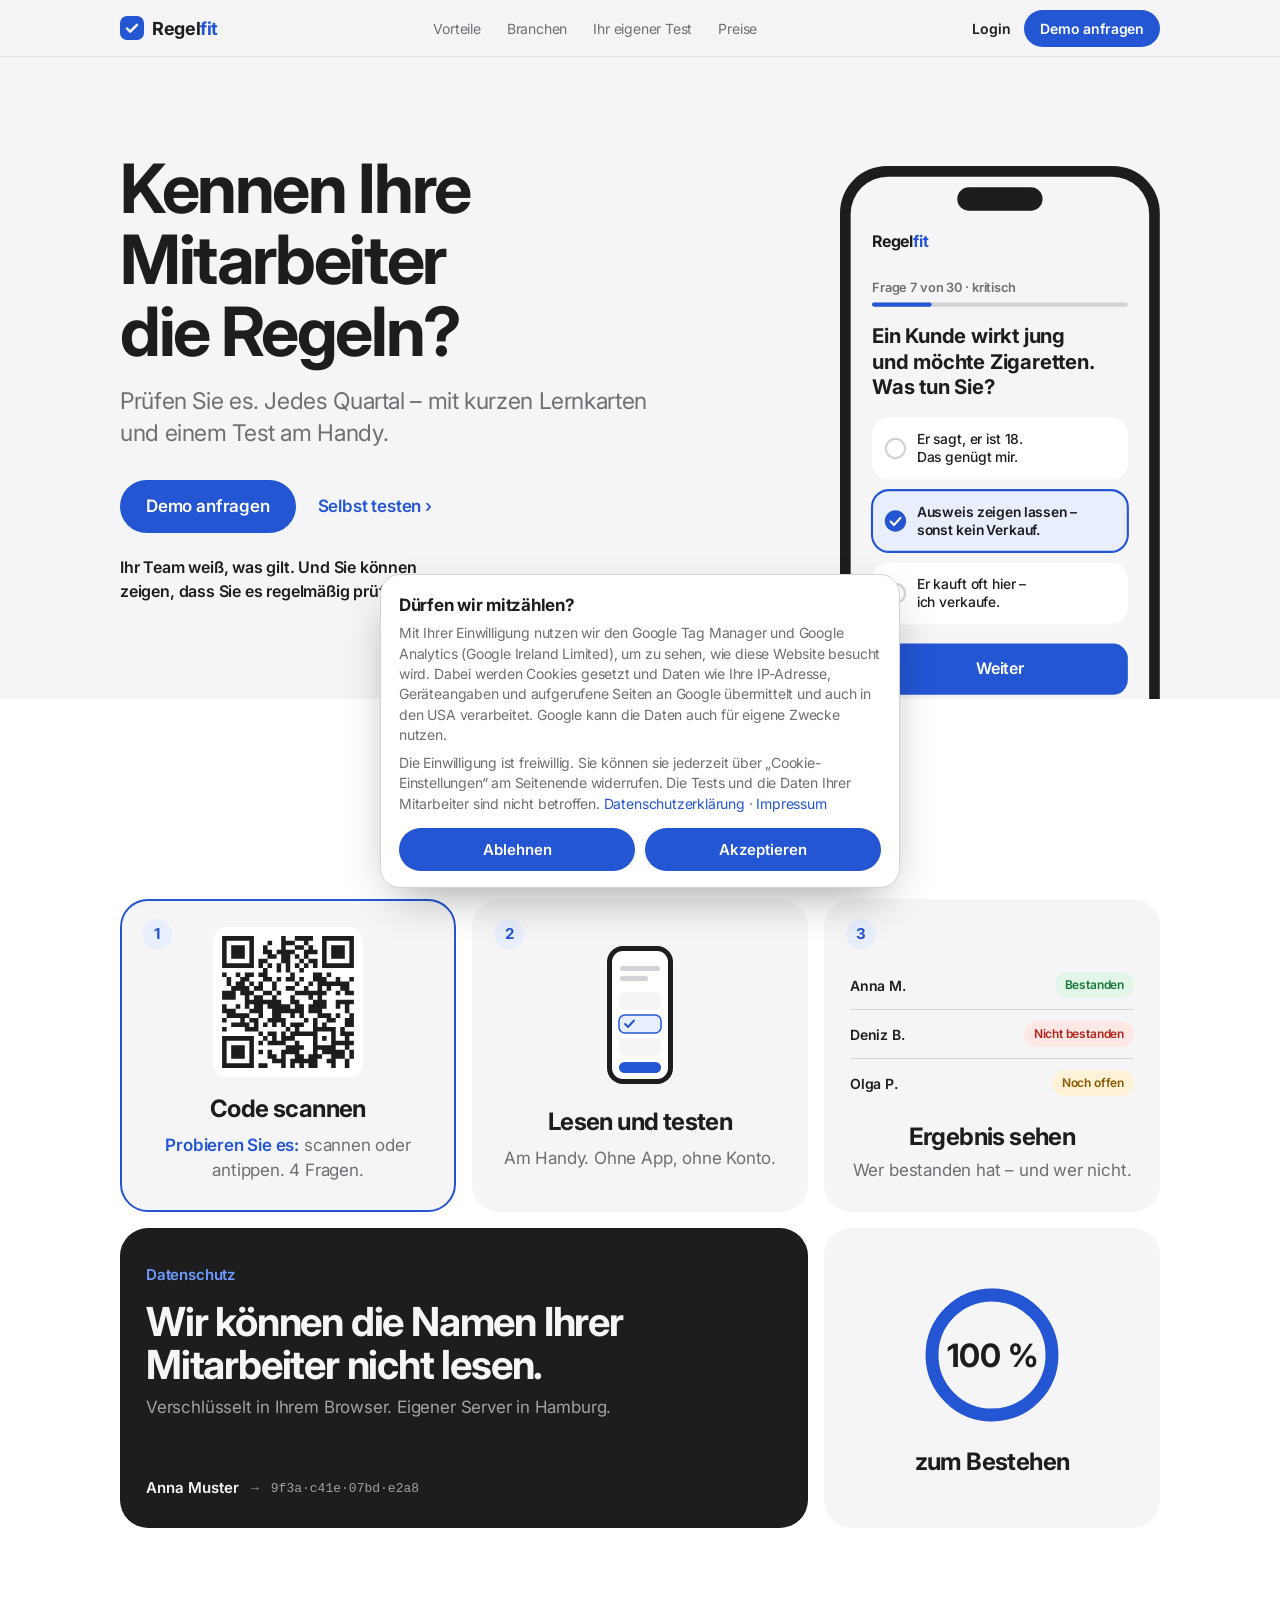
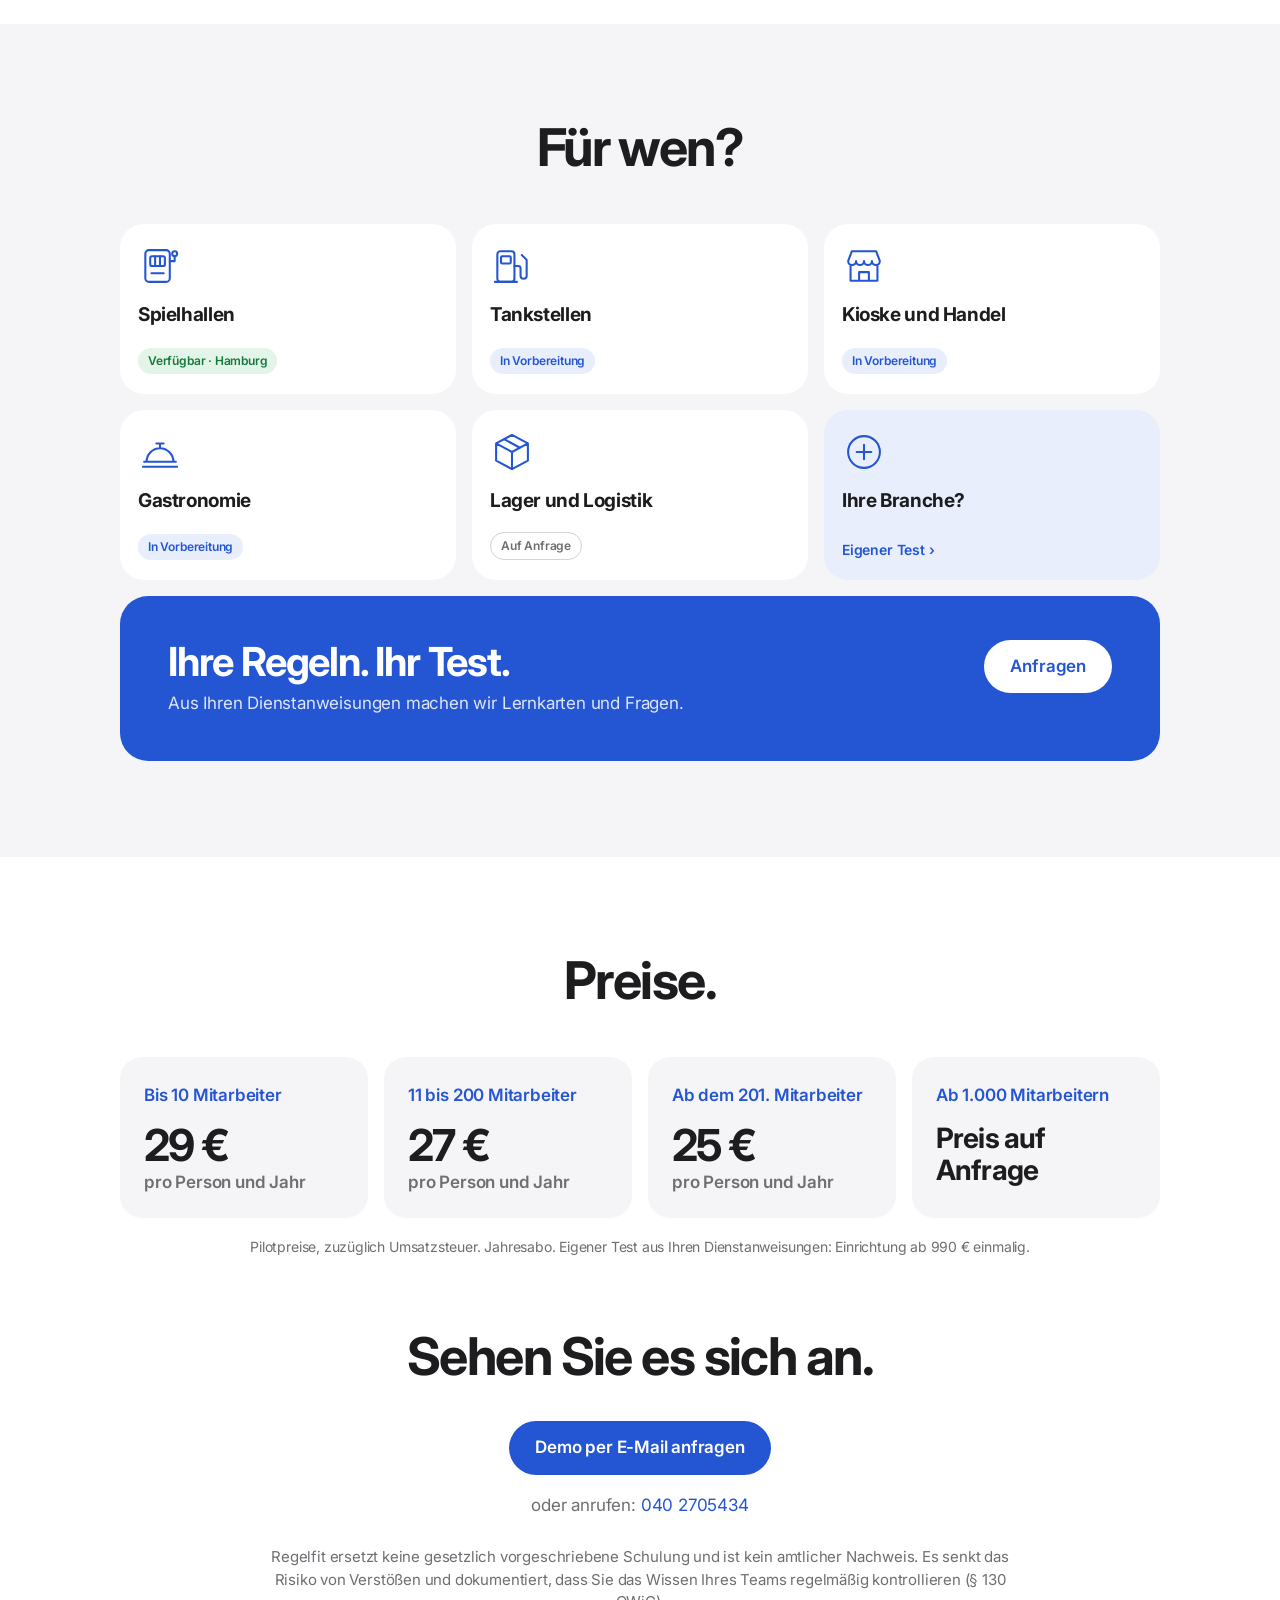
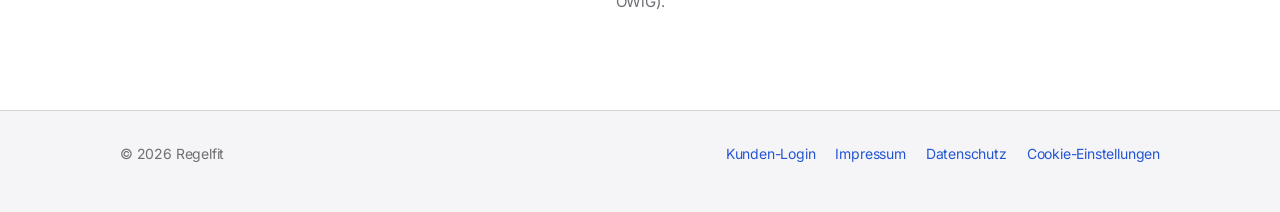
<file: index.html>
<!doctype html>
<html lang="de">
<head>
<meta charset="utf-8">
<meta name="viewport" content="width=device-width, initial-scale=1">
<title>Regelfit – Lesen, testen, jedes Quartal wiederholen</title>
<meta name="description" content="Regelfit macht aus Gesetz und Dienstanweisung kurze Lernkarten und einen Test fürs Handy. Jedes Quartal neu. Sie sehen, wer bestanden hat.">
<meta name="theme-color" content="#f5f5f7" media="(prefers-color-scheme: light)">
<meta name="theme-color" content="#000000" media="(prefers-color-scheme: dark)">
<link rel="icon" href="assets/favicon.svg" type="image/svg+xml">
<link rel="preload" href="assets/fonts/inter-latin-opsz-normal.woff2" as="font" type="font/woff2" crossorigin>
<link rel="stylesheet" href="assets/style.css">
</head>
<body>

<header class="top">
  <div class="wrap">
    <a class="brand" href="#top" aria-label="Regelfit – Startseite">
      <svg viewBox="0 0 24 24" aria-hidden="true"><rect class="f-accent" width="24" height="24" rx="7"/><path class="f-none s-on" d="M7 12.5l3.2 3.2L17 8.8" stroke-width="2.4" stroke-linecap="round" stroke-linejoin="round"/></svg>
      <span>Regel<span class="fit">fit</span></span>
    </a>
    <nav class="nav" aria-label="Abschnitte">
      <a href="#vorteile">Vorteile</a>
      <a href="#branchen">Branchen</a>
      <a href="#eigener-test">Ihr eigener Test</a>
      <a href="#preise">Preise</a>
    </nav>
    <div class="top-actions">
      <a class="login" href="https://app.regelfit.de:8443/login">Login</a>
      <a class="btn small" href="#kontakt">Demo anfragen</a>
    </div>
  </div>
</header>

<main id="top">

<!-- 1. Hero -->
<section class="hero mid">
  <div class="wrap">
    <div class="copy">
      <h1>Kennen Ihre Mitarbeiter die Regeln?</h1>
      <p class="lead">Prüfen Sie es. Jedes Quartal – mit kurzen Lernkarten und einem Test am Handy.</p>
      <div class="cta"><a class="btn" href="#kontakt">Demo anfragen</a><a class="btn ghost" href="probe.html">Selbst testen ›</a></div>
      <p class="trust">Ihr Team weiß, was gilt. Und Sie können zeigen, dass Sie es regelmäßig prüfen.</p>
    </div>
    <div class="phone">
      <svg viewBox="0 0 300 500" role="img" aria-label="Beispiel: eine Testfrage auf dem Handy">
        <rect class="f-text" x="0" y="0" width="300" height="560" rx="44"/>
        <rect class="f-bg" x="10" y="10" width="280" height="540" rx="35"/>
        <rect class="f-text" x="110" y="20" width="80" height="22" rx="11"/>
        <text class="f-text" x="30" y="76" font-size="15" font-weight="700">Regel<tspan class="f-accent">fit</tspan></text>
        <text class="f-muted" x="30" y="118" font-size="12" font-weight="600">Frage 7 von 30 · kritisch</text>
        <rect class="f-line" x="30" y="128" width="240" height="4" rx="2"/>
        <rect class="f-accent" x="30" y="128" width="56" height="4" rx="2"/>
        <text class="f-text" font-size="19" font-weight="700" letter-spacing="-0.4">
          <tspan x="30" y="166">Ein Kunde wirkt jung</tspan>
          <tspan x="30" y="190">und möchte Zigaretten.</tspan>
          <tspan x="30" y="214">Was tun Sie?</tspan>
        </text>
        <rect class="f-card" x="30" y="236" width="240" height="58" rx="16"/>
        <circle class="f-none s-line" cx="52" cy="265" r="9" stroke-width="2"/>
        <text class="f-text" font-size="13" font-weight="500"><tspan x="72" y="261">Er sagt, er ist 18.</tspan><tspan x="72" y="278">Das genügt mir.</tspan></text>
        <rect class="f-soft s-accent" x="30" y="304" width="240" height="58" rx="16" stroke-width="2"/>
        <circle class="f-accent" cx="52" cy="333" r="10"/>
        <path class="f-none s-on" d="M47.5 333.5l3.2 3.2 6-6.6" stroke-width="2" stroke-linecap="round" stroke-linejoin="round"/>
        <text class="f-text" font-size="13" font-weight="600"><tspan x="72" y="329">Ausweis zeigen lassen –</tspan><tspan x="72" y="346">sonst kein Verkauf.</tspan></text>
        <rect class="f-card" x="30" y="372" width="240" height="58" rx="16"/>
        <circle class="f-none s-line" cx="52" cy="401" r="9" stroke-width="2"/>
        <text class="f-text" font-size="13" font-weight="500"><tspan x="72" y="397">Er kauft oft hier –</tspan><tspan x="72" y="414">ich verkaufe.</tspan></text>
        <rect class="f-accent" x="30" y="448" width="240" height="48" rx="14"/>
        <text class="f-on" x="150" y="477" font-size="15" font-weight="600" text-anchor="middle">Weiter</text>
      </svg>
    </div>
  </div>
</section>

<!-- 2. How it works (three pictures) + two facts -->
<section id="vorteile" class="band">
  <div class="wrap">
    <div class="head center"><h2>So einfach.</h2></div>
    <div class="bento">
      <a class="tile s2 ctr try" href="probe.html">
        <span class="num">1</span>
        <svg class="pic qr" viewBox="-2 -2 33 33" role="img" aria-label="QR-Code zum Probetest"><rect x="-2" y="-2" width="33" height="33" rx="2.5" fill="#fff"/><path fill="#1d1d1f" d="M0 0h1v1h-1zM1 0h1v1h-1zM2 0h1v1h-1zM3 0h1v1h-1zM4 0h1v1h-1zM5 0h1v1h-1zM6 0h1v1h-1zM13 0h1v1h-1zM16 0h1v1h-1zM17 0h1v1h-1zM18 0h1v1h-1zM19 0h1v1h-1zM22 0h1v1h-1zM23 0h1v1h-1zM24 0h1v1h-1zM25 0h1v1h-1zM26 0h1v1h-1zM27 0h1v1h-1zM28 0h1v1h-1zM0 1h1v1h-1zM6 1h1v1h-1zM10 1h1v1h-1zM13 1h1v1h-1zM14 1h1v1h-1zM15 1h1v1h-1zM18 1h1v1h-1zM22 1h1v1h-1zM28 1h1v1h-1zM0 2h1v1h-1zM2 2h1v1h-1zM3 2h1v1h-1zM4 2h1v1h-1zM6 2h1v1h-1zM9 2h1v1h-1zM13 2h1v1h-1zM16 2h1v1h-1zM17 2h1v1h-1zM19 2h1v1h-1zM22 2h1v1h-1zM24 2h1v1h-1zM25 2h1v1h-1zM26 2h1v1h-1zM28 2h1v1h-1zM0 3h1v1h-1zM2 3h1v1h-1zM3 3h1v1h-1zM4 3h1v1h-1zM6 3h1v1h-1zM9 3h1v1h-1zM10 3h1v1h-1zM12 3h1v1h-1zM13 3h1v1h-1zM14 3h1v1h-1zM15 3h1v1h-1zM18 3h1v1h-1zM19 3h1v1h-1zM20 3h1v1h-1zM22 3h1v1h-1zM24 3h1v1h-1zM25 3h1v1h-1zM26 3h1v1h-1zM28 3h1v1h-1zM0 4h1v1h-1zM2 4h1v1h-1zM3 4h1v1h-1zM4 4h1v1h-1zM6 4h1v1h-1zM10 4h1v1h-1zM11 4h1v1h-1zM13 4h1v1h-1zM14 4h1v1h-1zM16 4h1v1h-1zM18 4h1v1h-1zM22 4h1v1h-1zM24 4h1v1h-1zM25 4h1v1h-1zM26 4h1v1h-1zM28 4h1v1h-1zM0 5h1v1h-1zM6 5h1v1h-1zM8 5h1v1h-1zM9 5h1v1h-1zM13 5h1v1h-1zM14 5h1v1h-1zM17 5h1v1h-1zM19 5h1v1h-1zM20 5h1v1h-1zM22 5h1v1h-1zM28 5h1v1h-1zM0 6h1v1h-1zM1 6h1v1h-1zM2 6h1v1h-1zM3 6h1v1h-1zM4 6h1v1h-1zM5 6h1v1h-1zM6 6h1v1h-1zM8 6h1v1h-1zM10 6h1v1h-1zM12 6h1v1h-1zM14 6h1v1h-1zM16 6h1v1h-1zM18 6h1v1h-1zM20 6h1v1h-1zM22 6h1v1h-1zM23 6h1v1h-1zM24 6h1v1h-1zM25 6h1v1h-1zM26 6h1v1h-1zM27 6h1v1h-1zM28 6h1v1h-1zM9 7h1v1h-1zM12 7h1v1h-1zM14 7h1v1h-1zM17 7h1v1h-1zM0 8h1v1h-1zM3 8h1v1h-1zM5 8h1v1h-1zM6 8h1v1h-1zM8 8h1v1h-1zM9 8h1v1h-1zM15 8h1v1h-1zM20 8h1v1h-1zM21 8h1v1h-1zM23 8h1v1h-1zM1 9h1v1h-1zM4 9h1v1h-1zM5 9h1v1h-1zM9 9h1v1h-1zM10 9h1v1h-1zM12 9h1v1h-1zM14 9h1v1h-1zM15 9h1v1h-1zM17 9h1v1h-1zM20 9h1v1h-1zM21 9h1v1h-1zM22 9h1v1h-1zM25 9h1v1h-1zM28 9h1v1h-1zM1 10h1v1h-1zM3 10h1v1h-1zM4 10h1v1h-1zM6 10h1v1h-1zM8 10h1v1h-1zM11 10h1v1h-1zM16 10h1v1h-1zM19 10h1v1h-1zM21 10h1v1h-1zM22 10h1v1h-1zM23 10h1v1h-1zM24 10h1v1h-1zM25 10h1v1h-1zM26 10h1v1h-1zM27 10h1v1h-1zM2 11h1v1h-1zM3 11h1v1h-1zM4 11h1v1h-1zM5 11h1v1h-1zM7 11h1v1h-1zM8 11h1v1h-1zM11 11h1v1h-1zM14 11h1v1h-1zM15 11h1v1h-1zM18 11h1v1h-1zM21 11h1v1h-1zM23 11h1v1h-1zM26 11h1v1h-1zM27 11h1v1h-1zM0 12h1v1h-1zM1 12h1v1h-1zM2 12h1v1h-1zM4 12h1v1h-1zM5 12h1v1h-1zM6 12h1v1h-1zM9 12h1v1h-1zM10 12h1v1h-1zM12 12h1v1h-1zM16 12h1v1h-1zM17 12h1v1h-1zM18 12h1v1h-1zM19 12h1v1h-1zM20 12h1v1h-1zM21 12h1v1h-1zM22 12h1v1h-1zM25 12h1v1h-1zM27 12h1v1h-1zM28 12h1v1h-1zM0 13h1v1h-1zM1 13h1v1h-1zM2 13h1v1h-1zM5 13h1v1h-1zM7 13h1v1h-1zM8 13h1v1h-1zM11 13h1v1h-1zM15 13h1v1h-1zM19 13h1v1h-1zM21 13h1v1h-1zM5 14h1v1h-1zM6 14h1v1h-1zM7 14h1v1h-1zM8 14h1v1h-1zM9 14h1v1h-1zM10 14h1v1h-1zM11 14h1v1h-1zM12 14h1v1h-1zM15 14h1v1h-1zM16 14h1v1h-1zM20 14h1v1h-1zM21 14h1v1h-1zM22 14h1v1h-1zM25 14h1v1h-1zM26 14h1v1h-1zM27 14h1v1h-1zM28 14h1v1h-1zM0 15h1v1h-1zM3 15h1v1h-1zM5 15h1v1h-1zM7 15h1v1h-1zM8 15h1v1h-1zM10 15h1v1h-1zM11 15h1v1h-1zM12 15h1v1h-1zM13 15h1v1h-1zM14 15h1v1h-1zM16 15h1v1h-1zM17 15h1v1h-1zM19 15h1v1h-1zM20 15h1v1h-1zM21 15h1v1h-1zM22 15h1v1h-1zM25 15h1v1h-1zM27 15h1v1h-1zM0 16h1v1h-1zM1 16h1v1h-1zM2 16h1v1h-1zM6 16h1v1h-1zM7 16h1v1h-1zM8 16h1v1h-1zM11 16h1v1h-1zM12 16h1v1h-1zM13 16h1v1h-1zM14 16h1v1h-1zM15 16h1v1h-1zM16 16h1v1h-1zM17 16h1v1h-1zM19 16h1v1h-1zM20 16h1v1h-1zM21 16h1v1h-1zM27 16h1v1h-1zM1 17h1v1h-1zM2 17h1v1h-1zM3 17h1v1h-1zM4 17h1v1h-1zM5 17h1v1h-1zM8 17h1v1h-1zM11 17h1v1h-1zM12 17h1v1h-1zM15 17h1v1h-1zM17 17h1v1h-1zM21 17h1v1h-1zM22 17h1v1h-1zM23 17h1v1h-1zM25 17h1v1h-1zM28 17h1v1h-1zM0 18h1v1h-1zM4 18h1v1h-1zM6 18h1v1h-1zM7 18h1v1h-1zM10 18h1v1h-1zM11 18h1v1h-1zM12 18h1v1h-1zM13 18h1v1h-1zM18 18h1v1h-1zM20 18h1v1h-1zM23 18h1v1h-1zM24 18h1v1h-1zM27 18h1v1h-1zM28 18h1v1h-1zM2 19h1v1h-1zM3 19h1v1h-1zM4 19h1v1h-1zM5 19h1v1h-1zM7 19h1v1h-1zM9 19h1v1h-1zM11 19h1v1h-1zM13 19h1v1h-1zM15 19h1v1h-1zM16 19h1v1h-1zM17 19h1v1h-1zM20 19h1v1h-1zM22 19h1v1h-1zM27 19h1v1h-1zM28 19h1v1h-1zM0 20h1v1h-1zM5 20h1v1h-1zM6 20h1v1h-1zM7 20h1v1h-1zM14 20h1v1h-1zM16 20h1v1h-1zM20 20h1v1h-1zM21 20h1v1h-1zM22 20h1v1h-1zM23 20h1v1h-1zM24 20h1v1h-1zM26 20h1v1h-1zM8 21h1v1h-1zM10 21h1v1h-1zM11 21h1v1h-1zM13 21h1v1h-1zM15 21h1v1h-1zM16 21h1v1h-1zM17 21h1v1h-1zM18 21h1v1h-1zM19 21h1v1h-1zM20 21h1v1h-1zM24 21h1v1h-1zM26 21h1v1h-1zM27 21h1v1h-1zM28 21h1v1h-1zM0 22h1v1h-1zM1 22h1v1h-1zM2 22h1v1h-1zM3 22h1v1h-1zM4 22h1v1h-1zM5 22h1v1h-1zM6 22h1v1h-1zM9 22h1v1h-1zM11 22h1v1h-1zM13 22h1v1h-1zM14 22h1v1h-1zM15 22h1v1h-1zM20 22h1v1h-1zM22 22h1v1h-1zM24 22h1v1h-1zM27 22h1v1h-1zM0 23h1v1h-1zM6 23h1v1h-1zM8 23h1v1h-1zM10 23h1v1h-1zM11 23h1v1h-1zM12 23h1v1h-1zM13 23h1v1h-1zM16 23h1v1h-1zM20 23h1v1h-1zM24 23h1v1h-1zM25 23h1v1h-1zM26 23h1v1h-1zM27 23h1v1h-1zM28 23h1v1h-1zM0 24h1v1h-1zM2 24h1v1h-1zM3 24h1v1h-1zM4 24h1v1h-1zM6 24h1v1h-1zM14 24h1v1h-1zM15 24h1v1h-1zM16 24h1v1h-1zM17 24h1v1h-1zM20 24h1v1h-1zM21 24h1v1h-1zM22 24h1v1h-1zM23 24h1v1h-1zM24 24h1v1h-1zM27 24h1v1h-1zM0 25h1v1h-1zM2 25h1v1h-1zM3 25h1v1h-1zM4 25h1v1h-1zM6 25h1v1h-1zM8 25h1v1h-1zM10 25h1v1h-1zM13 25h1v1h-1zM14 25h1v1h-1zM15 25h1v1h-1zM16 25h1v1h-1zM20 25h1v1h-1zM22 25h1v1h-1zM23 25h1v1h-1zM24 25h1v1h-1zM25 25h1v1h-1zM26 25h1v1h-1zM28 25h1v1h-1zM0 26h1v1h-1zM2 26h1v1h-1zM3 26h1v1h-1zM4 26h1v1h-1zM6 26h1v1h-1zM10 26h1v1h-1zM11 26h1v1h-1zM13 26h1v1h-1zM16 26h1v1h-1zM17 26h1v1h-1zM19 26h1v1h-1zM20 26h1v1h-1zM21 26h1v1h-1zM24 26h1v1h-1zM25 26h1v1h-1zM26 26h1v1h-1zM28 26h1v1h-1zM0 27h1v1h-1zM6 27h1v1h-1zM11 27h1v1h-1zM12 27h1v1h-1zM13 27h1v1h-1zM15 27h1v1h-1zM16 27h1v1h-1zM17 27h1v1h-1zM18 27h1v1h-1zM19 27h1v1h-1zM20 27h1v1h-1zM23 27h1v1h-1zM24 27h1v1h-1zM27 27h1v1h-1zM0 28h1v1h-1zM1 28h1v1h-1zM2 28h1v1h-1zM3 28h1v1h-1zM4 28h1v1h-1zM5 28h1v1h-1zM6 28h1v1h-1zM8 28h1v1h-1zM9 28h1v1h-1zM13 28h1v1h-1zM15 28h1v1h-1zM17 28h1v1h-1zM19 28h1v1h-1zM20 28h1v1h-1zM24 28h1v1h-1zM27 28h1v1h-1z"/></svg>
        <h3>Code scannen</h3>
        <p><b>Probieren Sie es:</b> scannen oder antippen. 4 Fragen.</p>
      </a>
      <div class="tile s2 ctr">
        <span class="num">2</span>
        <svg class="pic" viewBox="0 0 150 150" aria-hidden="true">
          <rect class="f-text" x="42" y="6" width="66" height="138" rx="16"/>
          <rect class="f-card" x="47" y="11" width="56" height="128" rx="11"/>
          <rect class="f-line" x="55" y="26" width="40" height="5" rx="2.5"/>
          <rect class="f-line" x="55" y="36" width="28" height="5" rx="2.5"/>
          <rect class="f-bg" x="54" y="52" width="42" height="18" rx="6"/>
          <rect class="f-soft s-accent" x="54" y="75" width="42" height="18" rx="6" stroke-width="1.5"/>
          <path class="f-none s-accent" d="M60 84l3 3 6-6.5" stroke-width="2" stroke-linecap="round" stroke-linejoin="round"/>
          <rect class="f-bg" x="54" y="98" width="42" height="18" rx="6"/>
          <rect class="f-accent" x="54" y="122" width="42" height="11" rx="5.5"/>
        </svg>
        <h3>Lesen und testen</h3>
        <p>Am Handy. Ohne App, ohne Konto.</p>
      </div>
      <div class="tile s2">
        <span class="num">3</span>
        <div class="mock" aria-label="Beispiel mit erfundenen Daten">
          <div class="row"><span>Anna M.</span><span class="chip ok">Bestanden</span></div>
          <div class="row"><span>Deniz B.</span><span class="chip bad">Nicht bestanden</span></div>
          <div class="row"><span>Olga P.</span><span class="chip warn">Noch offen</span></div>
        </div>
        <h3 class="push ctrtxt">Ergebnis sehen</h3>
        <p class="ctrtxt">Wer bestanden hat – und wer nicht.</p>
      </div>
      <div class="tile dark s4">
        <p class="eyebrow">Datenschutz</p>
        <h3>Wir können die Namen Ihrer Mitarbeiter nicht lesen.</h3>
        <p>Verschlüsselt in Ihrem Browser. Eigener Server in Hamburg.</p>
        <p class="cipher push"><b>Anna Muster</b><span>→</span>9f3a·c41e·07bd·e2a8</p>
      </div>
      <div class="tile s2 ctr">
        <svg class="pic ring" viewBox="0 0 140 140" role="img" aria-label="100 Prozent">
          <circle class="f-none s-line" cx="70" cy="70" r="56" stroke-width="12"/>
          <circle class="f-none s-accent" cx="70" cy="70" r="56" stroke-width="12" stroke-linecap="round" stroke-dasharray="351.9 351.9" transform="rotate(-90 70 70)"/>
          <text class="f-text" x="70" y="81" text-anchor="middle" font-size="30" font-weight="700" letter-spacing="-1.2">100 %</text>
        </svg>
        <h3>zum Bestehen</h3>
      </div>
    </div>
  </div>
</section>

<!-- 3. Industries + custom test -->
<section id="branchen">
  <div class="wrap">
    <div class="head center"><h2>Für wen?</h2></div>
    <div class="inds">
      <div class="ind">
        <svg viewBox="0 0 36 36" aria-hidden="true"><rect x="6" y="5" width="20" height="26" rx="3"/><rect x="10" y="10" width="12" height="8" rx="1.5"/><path d="M14 10v8M18 10v8M11 24h10M26 14h4v-4"/><circle cx="30" cy="8" r="2"/></svg>
        <h3>Spielhallen</h3><span class="gap"></span>
        <span class="chip ok">Verfügbar · Hamburg</span>
      </div>
      <div class="ind">
        <svg viewBox="0 0 36 36" aria-hidden="true"><rect x="6" y="6" width="14" height="25" rx="2.5"/><rect x="9" y="10" width="8" height="6" rx="1"/><path d="M4 31h18M20 18h3a2 2 0 0 1 2 2v6a2.5 2.5 0 0 0 5 0V13l-4-4"/></svg>
        <h3>Tankstellen</h3><span class="gap"></span>
        <span class="chip">In Vorbereitung</span>
      </div>
      <div class="ind">
        <svg viewBox="0 0 36 36" aria-hidden="true"><path d="M5 14l3-8h20l3 8M5 14a3.2 3.2 0 0 0 6.5 0 3.2 3.2 0 0 0 6.5 0 3.2 3.2 0 0 0 6.5 0 3.2 3.2 0 0 0 6.5 0M7 18v12h22V18M14 30v-7h8v7"/></svg>
        <h3>Kioske und Handel</h3><span class="gap"></span>
        <span class="chip">In Vorbereitung</span>
      </div>
      <div class="ind">
        <svg viewBox="0 0 36 36" aria-hidden="true"><path d="M5 26h26M7 26a11 11 0 0 1 22 0M18 15v-3M15 11h6M4 30h28"/></svg>
        <h3>Gastronomie</h3><span class="gap"></span>
        <span class="chip">In Vorbereitung</span>
      </div>
      <div class="ind">
        <svg viewBox="0 0 36 36" aria-hidden="true"><path d="M18 4l13 7v14l-13 7-13-7V11zM5 11l13 7 13-7M18 18v14M11.5 7.5l13 7"/></svg>
        <h3>Lager und Logistik</h3><span class="gap"></span>
        <span class="chip off">Auf Anfrage</span>
      </div>
      <div class="ind cta">
        <svg viewBox="0 0 36 36" aria-hidden="true"><circle cx="18" cy="18" r="13"/><path d="M18 12v12M12 18h12"/></svg>
        <h3>Ihre Branche?</h3><span class="gap"></span>
        <a href="#eigener-test">Eigener Test ›</a>
      </div>
    </div>
    <div id="eigener-test" class="tile accent wide">
      <div>
        <h3>Ihre Regeln. Ihr Test.</h3>
        <p>Aus Ihren Dienstanweisungen machen wir Lernkarten und Fragen.</p>
      </div>
      <a class="btn" href="#kontakt">Anfragen</a>
    </div>
  </div>
</section>

<!-- 4. Prices + contact -->
<section id="preise" class="band">
  <div class="wrap">
    <div class="head center"><h2>Preise.</h2></div>
    <div class="grid g4">
      <div class="card price"><p class="who">Bis 10 Mitarbeiter</p><p class="amount">29 € <small>pro Person und Jahr</small></p></div>
      <div class="card price"><p class="who">11 bis 200 Mitarbeiter</p><p class="amount">27 € <small>pro Person und Jahr</small></p></div>
      <div class="card price"><p class="who">Ab dem 201. Mitarbeiter</p><p class="amount">25 € <small>pro Person und Jahr</small></p></div>
      <div class="card price"><p class="who">Ab 1.000 Mitarbeitern</p><p class="amount text">Preis auf Anfrage</p></div>
    </div>
    <p class="fine center" style="margin-top:18px">Pilotpreise, zuzüglich Umsatzsteuer. Jahresabo. Eigener Test aus Ihren Dienstanweisungen: Einrichtung ab 990&nbsp;€ einmalig.</p>
    <div id="kontakt" class="contact" style="margin-top:72px">
      <h2>Sehen Sie es sich an.</h2>
      <a class="btn" href="mailto:merkurzeit@gmail.com?subject=Demo-Anfrage%20Regelfit&amp;body=Guten%20Tag%2C%0A%0Aich%20interessiere%20mich%20f%C3%BCr%20eine%20Demo%20von%20Regelfit.%0A%0AUnternehmen%3A%20%0ABranche%3A%20%0AAnzahl%20Mitarbeiter%3A%20%0ATelefon%20f%C3%BCr%20R%C3%BCckruf%3A%20%0A%0AMit%20freundlichen%20Gr%C3%BC%C3%9Fen">Demo per E-Mail anfragen</a>
      <p class="alt">oder anrufen: <a href="tel:+49402705434">040 2705434</a></p>
      <p class="honest">Regelfit ersetzt keine gesetzlich vorgeschriebene Schulung und ist kein amtlicher Nachweis. Es senkt das Risiko von Verstößen und dokumentiert, dass Sie das Wissen Ihres Teams regelmäßig kontrollieren (§ 130 OWiG).</p>
    </div>
  </div>
</section>

</main>

<footer>
  <div class="wrap">
    <span>© 2026 Regelfit</span>
    <nav aria-label="Rechtliches"><a href="https://app.regelfit.de:8443/login">Kunden-Login</a><a href="impressum.html">Impressum</a><a href="datenschutz.html">Datenschutz</a></nav>
  </div>
</footer>

<script src="assets/consent.js"></script>
</body>
</html>
</file>
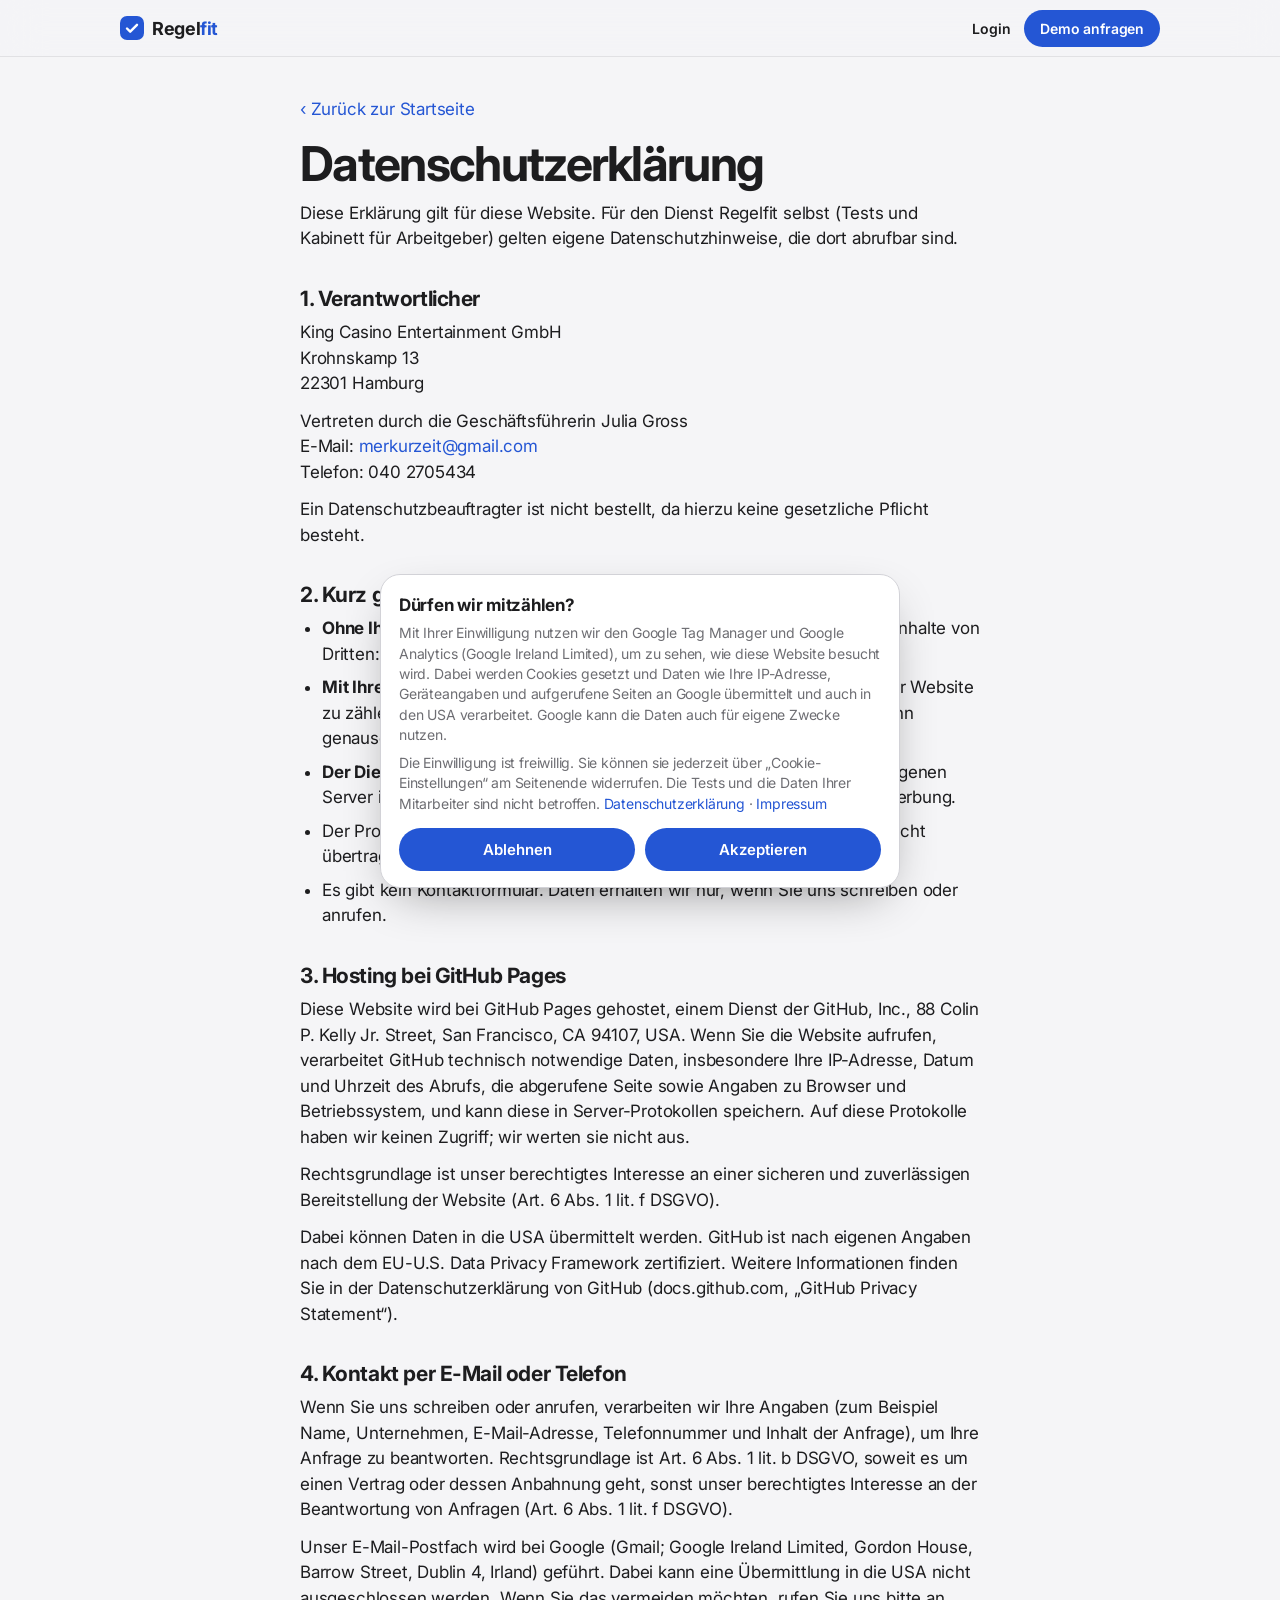
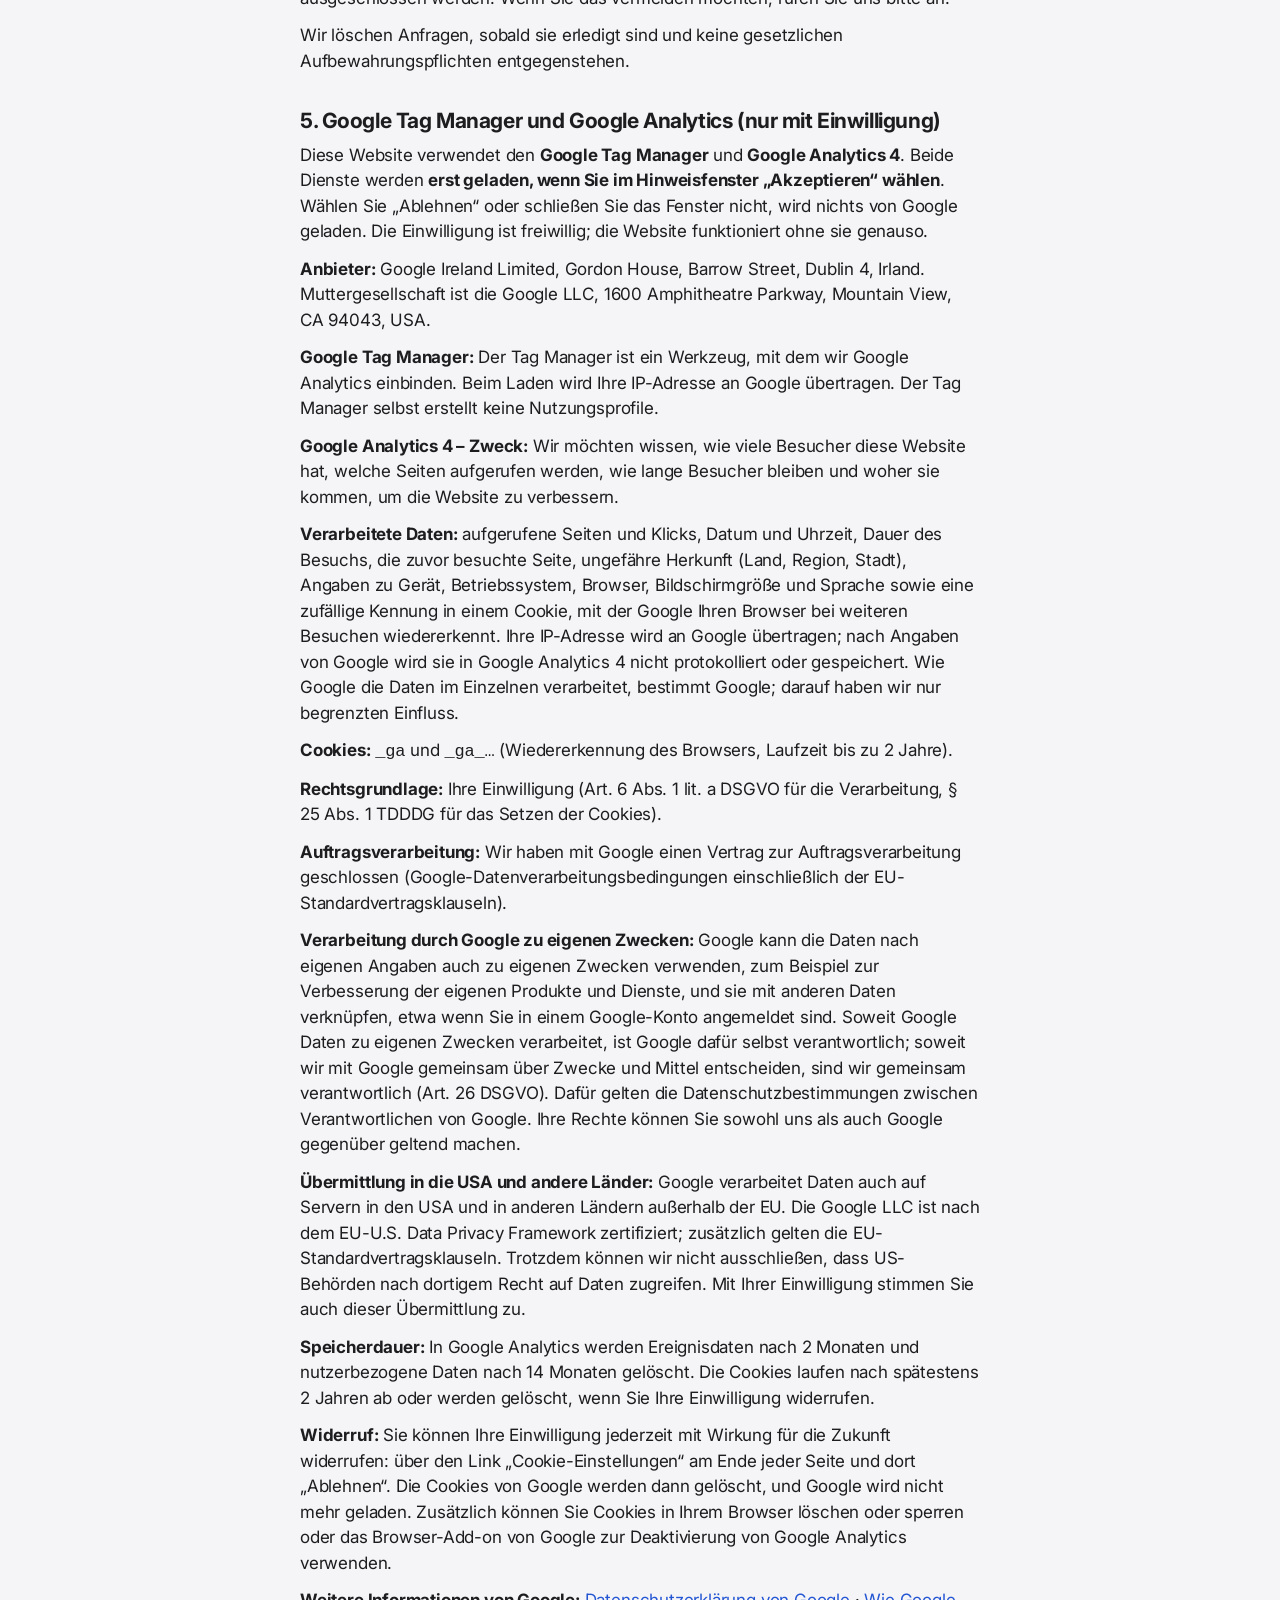
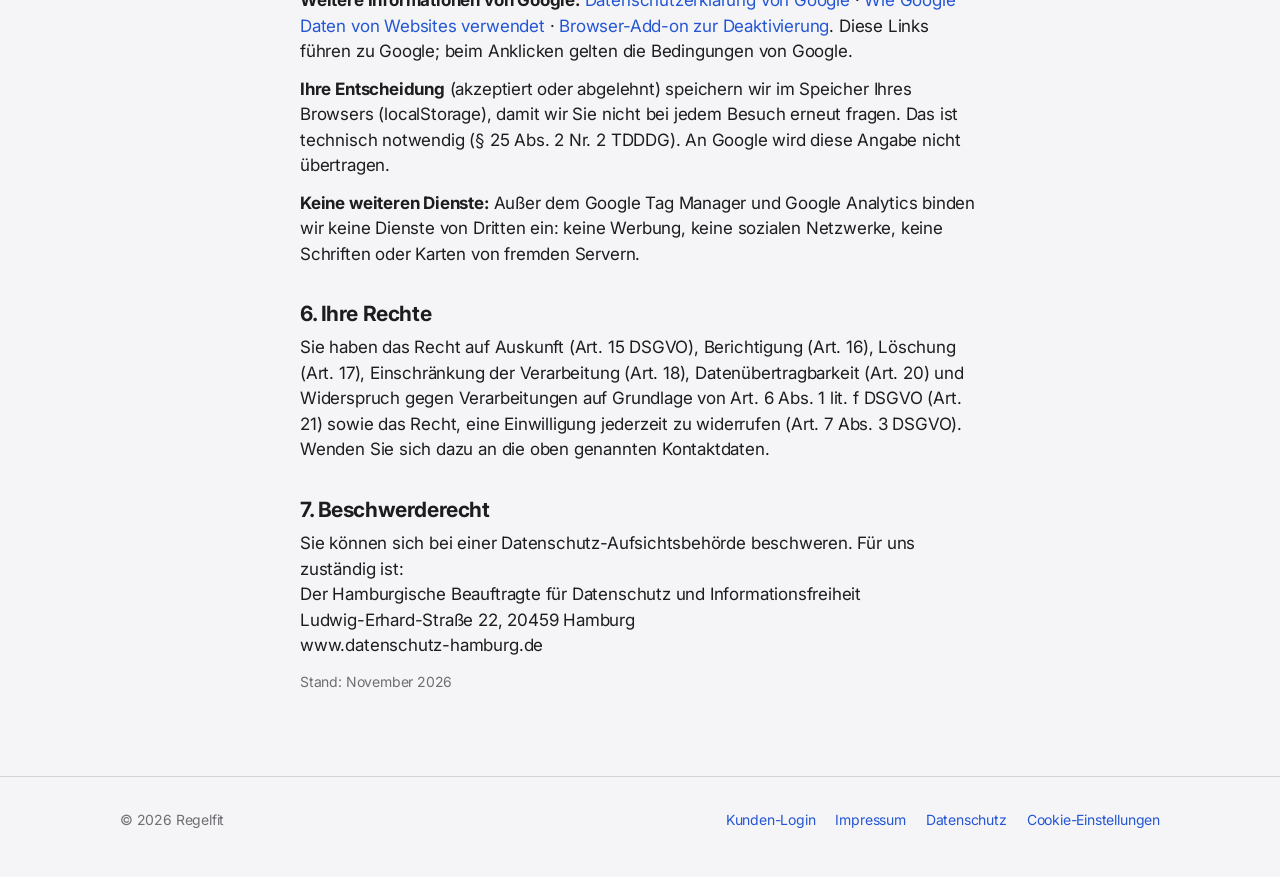
<file: datenschutz.html>
<!doctype html>
<html lang="de">
<head>
<meta charset="utf-8">
<meta name="viewport" content="width=device-width, initial-scale=1">
<title>Datenschutzerklärung – Regelfit</title>
<meta name="robots" content="noindex">
<link rel="icon" href="assets/favicon.svg" type="image/svg+xml">
<link rel="stylesheet" href="assets/style.css">
</head>
<body>
<header class="top">
  <div class="wrap">
    <a class="brand" href="index.html" aria-label="Regelfit – Startseite">
      <svg viewBox="0 0 24 24" aria-hidden="true"><rect class="f-accent" width="24" height="24" rx="7"/><path class="f-none s-on" d="M7 12.5l3.2 3.2L17 8.8" stroke-width="2.4" stroke-linecap="round" stroke-linejoin="round"/></svg>
      <span>Regel<span class="fit">fit</span></span>
    </a>
    <div class="top-actions">
      <a class="login" href="https://app.regelfit.de:8443/login">Login</a>
      <a class="btn small" href="index.html#kontakt">Demo anfragen</a>
    </div>
  </div>
</header>
<main class="legal">
<div class="wrap narrow">
<a href="index.html">‹ Zurück zur Startseite</a>
<h1>Datenschutzerklärung</h1>
<p>Diese Erklärung gilt für diese Website. Für den Dienst Regelfit selbst (Tests und Kabinett für Arbeitgeber) gelten eigene Datenschutzhinweise, die dort abrufbar sind.</p>
<h2>1. Verantwortlicher</h2>
<p>King Casino Entertainment GmbH<br>Krohnskamp 13<br>22301 Hamburg</p>
<p>Vertreten durch die Geschäftsführerin Julia Gross<br>E-Mail: <a href="mailto:merkurzeit@gmail.com">merkurzeit@gmail.com</a><br>Telefon: 040 2705434</p>
<p>Ein Datenschutzbeauftragter ist nicht bestellt, da hierzu keine gesetzliche Pflicht besteht.</p>
<h2>2. Kurz gesagt</h2>
<ul>
<li><b>Ohne Ihre Einwilligung</b> setzt diese Website keine Cookies und lädt keine Inhalte von Dritten: Schriften, Bilder und Stile kommen von dieser Website selbst.</li>
<li><b>Mit Ihrer Einwilligung</b> nutzen wir Google Analytics, um die Besuche dieser Website zu zählen (Abschnitt 5). Sie können ablehnen; die Website funktioniert dann genauso.</li>
<li><b>Der Dienst Regelfit selbst</b> (Tests und Kabinett) läuft getrennt auf einem eigenen Server in Hamburg. Dort gibt es keine Analyse, kein Tracking und keine Werbung.</li>
<li>Der Probetest läuft vollständig in Ihrem Browser. Ihre Antworten werden nicht übertragen und nicht gespeichert.</li>
<li>Es gibt kein Kontaktformular. Daten erhalten wir nur, wenn Sie uns schreiben oder anrufen.</li>
</ul>
<h2>3. Hosting bei GitHub Pages</h2>
<p>Diese Website wird bei GitHub Pages gehostet, einem Dienst der GitHub, Inc., 88 Colin P. Kelly Jr. Street, San Francisco, CA 94107, USA. Wenn Sie die Website aufrufen, verarbeitet GitHub technisch notwendige Daten, insbesondere Ihre IP-Adresse, Datum und Uhrzeit des Abrufs, die abgerufene Seite sowie Angaben zu Browser und Betriebssystem, und kann diese in Server-Protokollen speichern. Auf diese Protokolle haben wir keinen Zugriff; wir werten sie nicht aus.</p>
<p>Rechtsgrundlage ist unser berechtigtes Interesse an einer sicheren und zuverlässigen Bereitstellung der Website (Art. 6 Abs. 1 lit. f DSGVO).</p>
<p>Dabei können Daten in die USA übermittelt werden. GitHub ist nach eigenen Angaben nach dem EU-U.S. Data Privacy Framework zertifiziert. Weitere Informationen finden Sie in der Datenschutzerklärung von GitHub (docs.github.com, „GitHub Privacy Statement“).</p>
<h2>4. Kontakt per E-Mail oder Telefon</h2>
<p>Wenn Sie uns schreiben oder anrufen, verarbeiten wir Ihre Angaben (zum Beispiel Name, Unternehmen, E-Mail-Adresse, Telefonnummer und Inhalt der Anfrage), um Ihre Anfrage zu beantworten. Rechtsgrundlage ist Art. 6 Abs. 1 lit. b DSGVO, soweit es um einen Vertrag oder dessen Anbahnung geht, sonst unser berechtigtes Interesse an der Beantwortung von Anfragen (Art. 6 Abs. 1 lit. f DSGVO).</p>
<p>Unser E-Mail-Postfach wird bei Google (Gmail; Google Ireland Limited, Gordon House, Barrow Street, Dublin 4, Irland) geführt. Dabei kann eine Übermittlung in die USA nicht ausgeschlossen werden. Wenn Sie das vermeiden möchten, rufen Sie uns bitte an.</p>
<p>Wir löschen Anfragen, sobald sie erledigt sind und keine gesetzlichen Aufbewahrungspflichten entgegenstehen.</p>
<h2>5. Google Tag Manager und Google Analytics (nur mit Einwilligung)</h2>
<p>Diese Website verwendet den <b>Google Tag Manager</b> und <b>Google Analytics 4</b>. Beide Dienste werden <b>erst geladen, wenn Sie im Hinweisfenster „Akzeptieren“ wählen</b>. Wählen Sie „Ablehnen“ oder schließen Sie das Fenster nicht, wird nichts von Google geladen. Die Einwilligung ist freiwillig; die Website funktioniert ohne sie genauso.</p>
<p><b>Anbieter:</b> Google Ireland Limited, Gordon House, Barrow Street, Dublin 4, Irland. Muttergesellschaft ist die Google LLC, 1600 Amphitheatre Parkway, Mountain View, CA 94043, USA.</p>
<p><b>Google Tag Manager:</b> Der Tag Manager ist ein Werkzeug, mit dem wir Google Analytics einbinden. Beim Laden wird Ihre IP-Adresse an Google übertragen. Der Tag Manager selbst erstellt keine Nutzungsprofile.</p>
<p><b>Google Analytics 4 – Zweck:</b> Wir möchten wissen, wie viele Besucher diese Website hat, welche Seiten aufgerufen werden, wie lange Besucher bleiben und woher sie kommen, um die Website zu verbessern.</p>
<p><b>Verarbeitete Daten:</b> aufgerufene Seiten und Klicks, Datum und Uhrzeit, Dauer des Besuchs, die zuvor besuchte Seite, ungefähre Herkunft (Land, Region, Stadt), Angaben zu Gerät, Betriebssystem, Browser, Bildschirmgröße und Sprache sowie eine zufällige Kennung in einem Cookie, mit der Google Ihren Browser bei weiteren Besuchen wiedererkennt. Ihre IP-Adresse wird an Google übertragen; nach Angaben von Google wird sie in Google Analytics 4 nicht protokolliert oder gespeichert. Wie Google die Daten im Einzelnen verarbeitet, bestimmt Google; darauf haben wir nur begrenzten Einfluss.</p>
<p><b>Cookies:</b> <code>_ga</code> und <code>_ga_…</code> (Wiedererkennung des Browsers, Laufzeit bis zu 2 Jahre).</p>
<p><b>Rechtsgrundlage:</b> Ihre Einwilligung (Art. 6 Abs. 1 lit. a DSGVO für die Verarbeitung, § 25 Abs. 1 TDDDG für das Setzen der Cookies).</p>
<p><b>Auftragsverarbeitung:</b> Wir haben mit Google einen Vertrag zur Auftragsverarbeitung geschlossen (Google-Datenverarbeitungsbedingungen einschließlich der EU-Standardvertragsklauseln).</p>
<p><b>Verarbeitung durch Google zu eigenen Zwecken:</b> Google kann die Daten nach eigenen Angaben auch zu eigenen Zwecken verwenden, zum Beispiel zur Verbesserung der eigenen Produkte und Dienste, und sie mit anderen Daten verknüpfen, etwa wenn Sie in einem Google-Konto angemeldet sind. Soweit Google Daten zu eigenen Zwecken verarbeitet, ist Google dafür selbst verantwortlich; soweit wir mit Google gemeinsam über Zwecke und Mittel entscheiden, sind wir gemeinsam verantwortlich (Art. 26 DSGVO). Dafür gelten die Datenschutzbestimmungen zwischen Verantwortlichen von Google. Ihre Rechte können Sie sowohl uns als auch Google gegenüber geltend machen.</p>
<p><b>Übermittlung in die USA und andere Länder:</b> Google verarbeitet Daten auch auf Servern in den USA und in anderen Ländern außerhalb der EU. Die Google LLC ist nach dem EU-U.S. Data Privacy Framework zertifiziert; zusätzlich gelten die EU-Standardvertragsklauseln. Trotzdem können wir nicht ausschließen, dass US-Behörden nach dortigem Recht auf Daten zugreifen. Mit Ihrer Einwilligung stimmen Sie auch dieser Übermittlung zu.</p>
<p><b>Speicherdauer:</b> In Google Analytics werden Ereignisdaten nach 2 Monaten und nutzerbezogene Daten nach 14 Monaten gelöscht. Die Cookies laufen nach spätestens 2 Jahren ab oder werden gelöscht, wenn Sie Ihre Einwilligung widerrufen.</p>
<p><b>Widerruf:</b> Sie können Ihre Einwilligung jederzeit mit Wirkung für die Zukunft widerrufen: über den Link „Cookie-Einstellungen“ am Ende jeder Seite und dort „Ablehnen“. Die Cookies von Google werden dann gelöscht, und Google wird nicht mehr geladen. Zusätzlich können Sie Cookies in Ihrem Browser löschen oder sperren oder das Browser-Add-on von Google zur Deaktivierung von Google Analytics verwenden.</p>
<p><b>Weitere Informationen von Google:</b> <a href="https://policies.google.com/privacy?hl=de" rel="noopener noreferrer">Datenschutzerklärung von Google</a> · <a href="https://policies.google.com/technologies/partner-sites?hl=de" rel="noopener noreferrer">Wie Google Daten von Websites verwendet</a> · <a href="https://tools.google.com/dlpage/gaoptout?hl=de" rel="noopener noreferrer">Browser-Add-on zur Deaktivierung</a>. Diese Links führen zu Google; beim Anklicken gelten die Bedingungen von Google.</p>
<p><b>Ihre Entscheidung</b> (akzeptiert oder abgelehnt) speichern wir im Speicher Ihres Browsers (localStorage), damit wir Sie nicht bei jedem Besuch erneut fragen. Das ist technisch notwendig (§ 25 Abs. 2 Nr. 2 TDDDG). An Google wird diese Angabe nicht übertragen.</p>
<p><b>Keine weiteren Dienste:</b> Außer dem Google Tag Manager und Google Analytics binden wir keine Dienste von Dritten ein: keine Werbung, keine sozialen Netzwerke, keine Schriften oder Karten von fremden Servern.</p>
<h2>6. Ihre Rechte</h2>
<p>Sie haben das Recht auf Auskunft (Art. 15 DSGVO), Berichtigung (Art. 16), Löschung (Art. 17), Einschränkung der Verarbeitung (Art. 18), Datenübertragbarkeit (Art. 20) und Widerspruch gegen Verarbeitungen auf Grundlage von Art. 6 Abs. 1 lit. f DSGVO (Art. 21) sowie das Recht, eine Einwilligung jederzeit zu widerrufen (Art. 7 Abs. 3 DSGVO). Wenden Sie sich dazu an die oben genannten Kontaktdaten.</p>
<h2>7. Beschwerderecht</h2>
<p>Sie können sich bei einer Datenschutz-Aufsichtsbehörde beschweren. Für uns zuständig ist:<br>Der Hamburgische Beauftragte für Datenschutz und Informationsfreiheit<br>Ludwig-Erhard-Straße 22, 20459 Hamburg<br>www.datenschutz-hamburg.de</p>
<p class="fine">Stand: November 2026</p>
</div>
</main>
<footer>
  <div class="wrap">
    <span>© 2026 Regelfit</span>
    <nav aria-label="Rechtliches"><a href="https://app.regelfit.de:8443/login">Kunden-Login</a><a href="impressum.html">Impressum</a><a href="datenschutz.html">Datenschutz</a></nav>
  </div>
</footer>
<script src="assets/consent.js"></script>
</body>
</html>
</file>
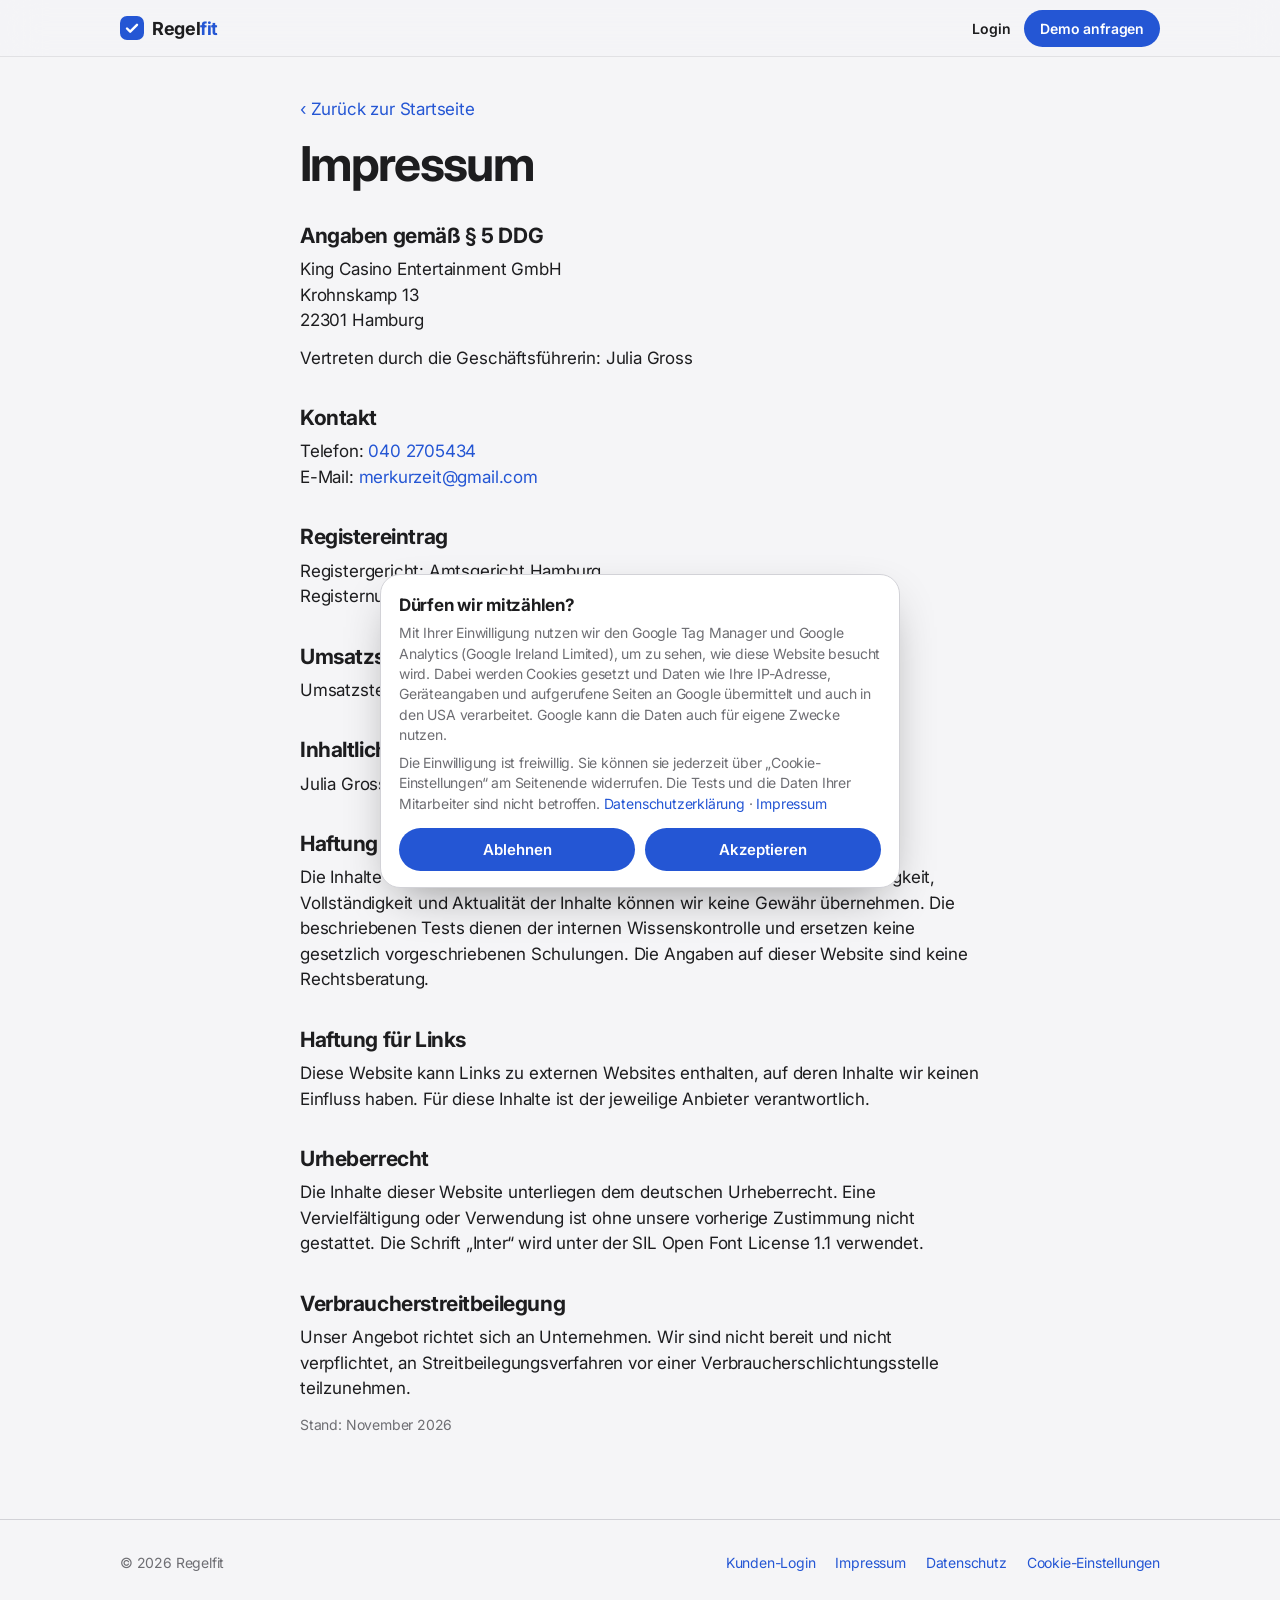
<file: impressum.html>
<!doctype html>
<html lang="de">
<head>
<meta charset="utf-8">
<meta name="viewport" content="width=device-width, initial-scale=1">
<title>Impressum – Regelfit</title>
<meta name="robots" content="noindex">
<link rel="icon" href="assets/favicon.svg" type="image/svg+xml">
<link rel="stylesheet" href="assets/style.css">
</head>
<body>
<header class="top">
  <div class="wrap">
    <a class="brand" href="index.html" aria-label="Regelfit – Startseite">
      <svg viewBox="0 0 24 24" aria-hidden="true"><rect class="f-accent" width="24" height="24" rx="7"/><path class="f-none s-on" d="M7 12.5l3.2 3.2L17 8.8" stroke-width="2.4" stroke-linecap="round" stroke-linejoin="round"/></svg>
      <span>Regel<span class="fit">fit</span></span>
    </a>
    <div class="top-actions">
      <a class="login" href="https://app.regelfit.de:8443/login">Login</a>
      <a class="btn small" href="index.html#kontakt">Demo anfragen</a>
    </div>
  </div>
</header>
<main class="legal">
<div class="wrap narrow">
<a href="index.html">‹ Zurück zur Startseite</a>
<h1>Impressum</h1>
<h2>Angaben gemäß § 5 DDG</h2>
<p>King Casino Entertainment GmbH<br>Krohnskamp 13<br>22301 Hamburg</p>
<p>Vertreten durch die Geschäftsführerin: Julia Gross</p>
<h2>Kontakt</h2>
<p>Telefon: <a href="tel:+49402705434">040 2705434</a><br>E-Mail: <a href="mailto:merkurzeit@gmail.com">merkurzeit@gmail.com</a></p>
<h2>Registereintrag</h2>
<p>Registergericht: Amtsgericht Hamburg<br>Registernummer: HRB 110839</p>
<h2>Umsatzsteuer-ID</h2>
<p>Umsatzsteuer-Identifikationsnummer gemäß § 27a UStG: DE267746902</p>
<h2>Inhaltlich verantwortlich</h2>
<p>Julia Gross, Anschrift wie oben.</p>
<h2>Haftung für Inhalte</h2>
<p>Die Inhalte dieser Website wurden mit größter Sorgfalt erstellt. Für die Richtigkeit, Vollständigkeit und Aktualität der Inhalte können wir keine Gewähr übernehmen. Die beschriebenen Tests dienen der internen Wissenskontrolle und ersetzen keine gesetzlich vorgeschriebenen Schulungen. Die Angaben auf dieser Website sind keine Rechtsberatung.</p>
<h2>Haftung für Links</h2>
<p>Diese Website kann Links zu externen Websites enthalten, auf deren Inhalte wir keinen Einfluss haben. Für diese Inhalte ist der jeweilige Anbieter verantwortlich.</p>
<h2>Urheberrecht</h2>
<p>Die Inhalte dieser Website unterliegen dem deutschen Urheberrecht. Eine Vervielfältigung oder Verwendung ist ohne unsere vorherige Zustimmung nicht gestattet. Die Schrift „Inter“ wird unter der SIL Open Font License 1.1 verwendet.</p>
<h2>Verbraucherstreitbeilegung</h2>
<p>Unser Angebot richtet sich an Unternehmen. Wir sind nicht bereit und nicht verpflichtet, an Streitbeilegungsverfahren vor einer Verbraucherschlichtungsstelle teilzunehmen.</p>
<p class="fine">Stand: November 2026</p>
</div>
</main>
<footer>
  <div class="wrap">
    <span>© 2026 Regelfit</span>
    <nav aria-label="Rechtliches"><a href="https://app.regelfit.de:8443/login">Kunden-Login</a><a href="impressum.html">Impressum</a><a href="datenschutz.html">Datenschutz</a></nav>
  </div>
</footer>
<script src="assets/consent.js"></script>
</body>
</html>
</file>
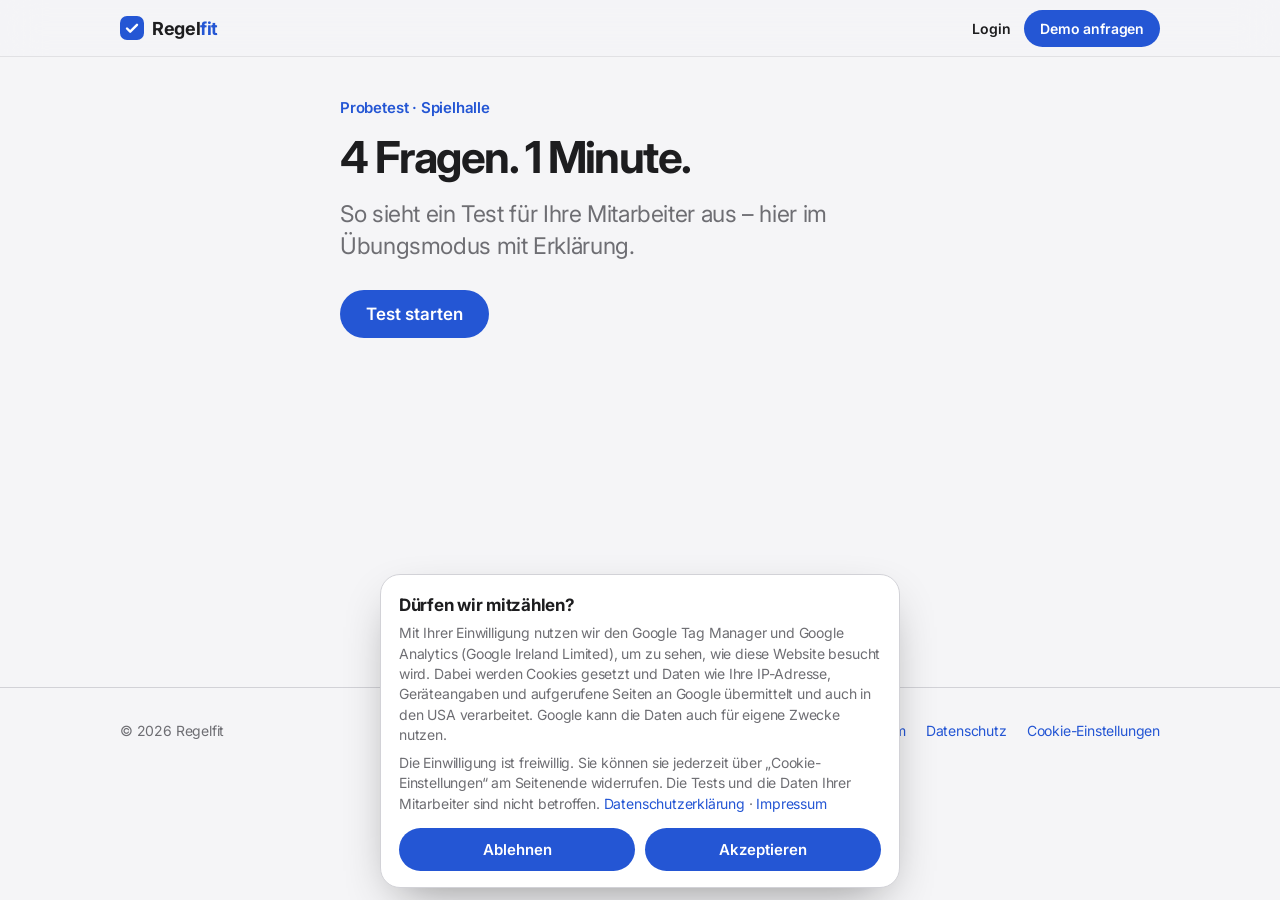
<file: probe.html>
<!doctype html>
<html lang="de">
<head>
<meta charset="utf-8">
<meta name="viewport" content="width=device-width, initial-scale=1">
<title>Probetest – Regelfit</title>
<meta name="robots" content="noindex">
<link rel="icon" href="assets/favicon.svg" type="image/svg+xml">
<link rel="stylesheet" href="assets/style.css">
</head>
<body>
<header class="top">
  <div class="wrap">
    <a class="brand" href="index.html" aria-label="Regelfit – Startseite">
      <svg viewBox="0 0 24 24" aria-hidden="true"><rect class="f-accent" width="24" height="24" rx="7"/><path class="f-none s-on" d="M7 12.5l3.2 3.2L17 8.8" stroke-width="2.4" stroke-linecap="round" stroke-linejoin="round"/></svg>
      <span>Regel<span class="fit">fit</span></span>
    </a>
    <div class="top-actions">
      <a class="login" href="https://app.regelfit.de:8443/login">Login</a>
      <a class="btn small" href="index.html#kontakt">Demo anfragen</a>
    </div>
  </div>
</header>
<main class="quiz">
<div class="wrap">
<div id="quiz">
  <p class="eyebrow">Probetest · Spielhalle</p>
  <h1>4 Fragen. 1 Minute.</h1>
  <p class="lead">So sieht ein Test für Ihre Mitarbeiter aus – hier im Übungsmodus mit Erklärung.</p>
  <noscript><p class="note">Für den Probetest muss JavaScript im Browser erlaubt sein.</p></noscript>
</div>
</div>
</main>
<footer>
  <div class="wrap">
    <span>© 2026 Regelfit</span>
    <nav aria-label="Rechtliches"><a href="https://app.regelfit.de:8443/login">Kunden-Login</a><a href="impressum.html">Impressum</a><a href="datenschutz.html">Datenschutz</a></nav>
  </div>
</footer>
<script src="assets/probe.js"></script>
<script src="assets/consent.js"></script>
</body>
</html>
</file>
<file: assets/style.css>
/* Staff Test website. Calm, airy, one accent colour — the same look as the application.
   Font: Inter only (variable, optical sizes), served from this repository. Nothing is loaded from other sites. */
@font-face { font-family: Inter; font-weight: 100 900; font-display: swap;
  src: url(fonts/inter-latin-opsz-normal.woff2) format("woff2"); }

:root {
  --bg: #f5f5f7; --card: #ffffff; --text: #1d1d1f; --muted: #6e6e73; --line: #d2d2d7;
  --accent: #2456d4; --accent-soft: #e8eefc; --on-accent: #ffffff;
  --ok: #157a3b; --ok-soft: #e3f4e8; --bad: #b42318; --bad-soft: #fde8e6; --warn: #8a5a00; --warn-soft: #fdf1d8;
  --radius: 22px;
}
@media (prefers-color-scheme: dark) {
  :root { --bg: #000000; --card: #1c1c1e; --text: #f5f5f7; --muted: #a1a1a6; --line: #38383a;
    --accent: #6e9bff; --accent-soft: #1d2a4d; --on-accent: #06102b;
    --ok: #4cc777; --ok-soft: #13301d; --bad: #ff6b5e; --bad-soft: #3a1714; --warn: #f0b84a; --warn-soft: #3a2b0c; }
}

* { box-sizing: border-box; }
html { -webkit-text-size-adjust: 100%; scroll-behavior: smooth; scroll-padding-top: 72px; }
@media (prefers-reduced-motion: reduce) { html { scroll-behavior: auto; } }
body { margin: 0; background: var(--bg); color: var(--text); font-family: Inter, Arial, sans-serif;
  font-size: 17px; line-height: 1.5; letter-spacing: -0.011em; font-optical-sizing: auto;
  -webkit-font-smoothing: antialiased; overflow-wrap: break-word; }
a { color: var(--accent); text-decoration: none; }
a:hover { text-decoration: underline; }
img, svg { max-width: 100%; height: auto; display: block; }
:focus-visible { outline: 3px solid var(--accent); outline-offset: 3px; border-radius: 6px; }

.wrap { max-width: 1080px; margin: 0 auto; padding: 0 20px; }
.narrow { max-width: 720px; }

/* Header */
.top { position: sticky; top: 0; z-index: 5; background: color-mix(in srgb, var(--bg) 82%, transparent);
  backdrop-filter: saturate(180%) blur(20px); -webkit-backdrop-filter: saturate(180%) blur(20px);
  border-bottom: 1px solid color-mix(in srgb, var(--line) 60%, transparent); }
.top .wrap { display: flex; align-items: center; justify-content: space-between; gap: 16px; height: 56px; }
.brand { font-weight: 700; font-size: 18px; letter-spacing: -0.02em; color: var(--text); display: flex; align-items: center; gap: 8px; }
.brand:hover { text-decoration: none; }
.brand svg { width: 24px; height: 24px; }
.nav { display: none; gap: 26px; font-size: 14px; }
.nav a { color: var(--muted); }
.nav a:hover { color: var(--text); text-decoration: none; }
@media (min-width: 860px) { .nav { display: flex; } }

/* Buttons */
.btn { display: inline-block; background: var(--accent); color: var(--on-accent); font-weight: 600; font-size: 17px;
  padding: 14px 26px; border-radius: 999px; text-align: center; }
.btn:hover { text-decoration: none; filter: brightness(1.08); }
.btn.small { font-size: 14px; padding: 8px 16px; }
.btn.ghost { background: transparent; color: var(--accent); padding-left: 8px; padding-right: 8px; }
.btn.ghost:hover { text-decoration: underline; filter: none; }

/* Typography */
h1, h2, h3 { margin: 0; font-weight: 700; text-wrap: balance; }
h1 { font-size: clamp(36px, 9vw, 62px); line-height: 1.05; letter-spacing: -0.035em; }
h2 { font-size: clamp(30px, 6.4vw, 52px); line-height: 1.08; letter-spacing: -0.03em; }
h3 { font-size: 21px; line-height: 1.2; letter-spacing: -0.02em; }
p { margin: 0; }
.eyebrow { color: var(--accent); font-weight: 600; font-size: 15px; margin-bottom: 14px; }
.lead { font-size: clamp(19px, 2.6vw, 23px); line-height: 1.4; color: var(--muted); letter-spacing: -0.016em; margin-top: 18px; text-wrap: pretty; }
.muted { color: var(--muted); }
.fine { font-size: 14px; color: var(--muted); }

/* Sections */
section { padding: 72px 0; }
@media (min-width: 860px) { section { padding: 120px 0; } }
.head { max-width: 760px; margin-bottom: 40px; }
@media (min-width: 860px) { .head { margin-bottom: 64px; } }
.center { text-align: center; margin-left: auto; margin-right: auto; }
.band { background: var(--card); }

/* Hero */
.hero { padding-top: 56px; padding-bottom: 0; overflow: hidden; }
.hero .cta { display: flex; flex-wrap: wrap; align-items: center; gap: 8px 14px; margin-top: 30px; }
.hero .phone { margin: 48px auto 0; width: 100%; max-width: 300px; }
.hero .phone svg { width: 100%; }
@media (min-width: 860px) {
  .hero { padding-top: 96px; }
  .hero .wrap { display: grid; grid-template-columns: 1.4fr 0.6fr; gap: 48px; align-items: end; }
  .hero .copy { padding-bottom: 110px; }
  .hero .phone { margin: 0 auto; max-width: 340px; }
}

/* Cards and grids */
.grid { display: grid; gap: 16px; }
@media (min-width: 720px) { .g2 { grid-template-columns: 1fr 1fr; } .g3 { grid-template-columns: repeat(3, 1fr); } }
@media (min-width: 720px) and (max-width: 979px) { .g4 { grid-template-columns: 1fr 1fr; } }
@media (min-width: 980px) { .g4 { grid-template-columns: repeat(4, 1fr); } }
.card { background: var(--card); border-radius: var(--radius); padding: 26px 24px; }
.band .card { background: var(--bg); }
.card h3 + p { margin-top: 8px; color: var(--muted); }
.card .art { margin: -4px 0 20px; width: 84px; height: 84px; }
.step { color: var(--accent); font-weight: 700; font-size: 14px; margin-bottom: 6px; }
.big { font-size: 52px; font-weight: 700; letter-spacing: -0.04em; line-height: 1; margin-bottom: 12px; color: var(--accent); }

/* Split: text + picture */
.split { display: grid; gap: 40px; align-items: center; }
@media (min-width: 860px) { .split { grid-template-columns: 1fr 1fr; gap: 72px; } .split.flip > :first-child { order: 2; } }
.ticks { list-style: none; padding: 0; margin: 26px 0 0; }
.ticks li { position: relative; padding: 0 0 0 34px; margin: 0 0 14px; }
.ticks li::before { content: ""; position: absolute; left: 0; top: 3px; width: 22px; height: 22px; border-radius: 50%;
  background: var(--accent-soft) url("data:image/svg+xml,%3Csvg xmlns='http://www.w3.org/2000/svg' viewBox='0 0 22 22'%3E%3Cpath d='M6.5 11.5l3 3 6-6.5' fill='none' stroke='%232456d4' stroke-width='2' stroke-linecap='round' stroke-linejoin='round'/%3E%3C/svg%3E") center/22px no-repeat; }
@media (prefers-color-scheme: dark) { .ticks li::before { background-image: url("data:image/svg+xml,%3Csvg xmlns='http://www.w3.org/2000/svg' viewBox='0 0 22 22'%3E%3Cpath d='M6.5 11.5l3 3 6-6.5' fill='none' stroke='%236e9bff' stroke-width='2' stroke-linecap='round' stroke-linejoin='round'/%3E%3C/svg%3E"); } }
.ticks b { font-weight: 600; }

/* Mock of the employer's cabinet (drawn with HTML, invented data) */
.mock { background: var(--card); border-radius: var(--radius); padding: 18px; box-shadow: 0 24px 60px -30px rgba(0,0,0,.35); font-size: 14px; }
.band .mock { background: var(--bg); box-shadow: none; }
.mock .bar { display: flex; justify-content: space-between; align-items: center; font-weight: 700; margin-bottom: 12px; }
.mock .search { border: 1px solid var(--line); border-radius: 10px; padding: 8px 12px; color: var(--muted); margin-bottom: 10px; }
.mock .chips { display: flex; gap: 6px; flex-wrap: wrap; margin-bottom: 12px; }
.chip { font-size: 12px; font-weight: 600; padding: 4px 10px; border-radius: 999px; background: var(--accent-soft); color: var(--accent); white-space: nowrap; }
.chip.ok { background: var(--ok-soft); color: var(--ok); }
.chip.bad { background: var(--bad-soft); color: var(--bad); }
.chip.warn { background: var(--warn-soft); color: var(--warn); }
.chip.off { background: transparent; border: 1px solid var(--line); color: var(--muted); }
.mock .row { display: flex; justify-content: space-between; align-items: center; gap: 10px; padding: 11px 0; border-top: 1px solid var(--line); }
.mock .row span:first-child { font-weight: 600; }
.mock .row small { display: block; font-weight: 400; color: var(--muted); font-size: 12px; }

/* Privacy */
.diagram { background: var(--card); border-radius: var(--radius); padding: 24px 16px; margin-bottom: 16px; }
.band .diagram { background: var(--bg); }

/* Limits */
.limits { border-radius: var(--radius); background: var(--card); padding: 30px 24px; }
@media (min-width: 860px) { .limits { padding: 48px; } }
.limits ul { margin: 18px 0 0; padding-left: 20px; }
.limits li { margin-bottom: 10px; }

/* Prices */
.price { display: flex; flex-direction: column; }
.price .amount { font-size: 44px; font-weight: 700; letter-spacing: -0.04em; line-height: 1.05; margin: 14px 0 4px; }
.price .amount small { font-size: 17px; font-weight: 600; letter-spacing: -0.01em; color: var(--muted); }
.price .who { font-weight: 600; color: var(--accent); }

/* FAQ */
details { border-top: 1px solid var(--line); }
details:last-of-type { border-bottom: 1px solid var(--line); }
summary { cursor: pointer; list-style: none; padding: 20px 36px 20px 0; font-weight: 600; font-size: 19px; letter-spacing: -0.016em; position: relative; }
summary::-webkit-details-marker { display: none; }
summary::after { content: "+"; position: absolute; right: 4px; top: 14px; font-size: 28px; font-weight: 400; color: var(--muted); transition: transform .2s; }
details[open] summary::after { transform: rotate(45deg); }
details p { padding: 0 0 22px; color: var(--muted); max-width: 640px; }

/* Contact */
.contact { text-align: center; }
.contact .btn { margin-top: 30px; }
.contact .alt { margin-top: 18px; color: var(--muted); }

/* Footer */
footer { padding: 32px 0 48px; font-size: 14px; color: var(--muted); border-top: 1px solid var(--line); }
footer .wrap { display: flex; flex-wrap: wrap; gap: 8px 24px; justify-content: space-between; }
footer nav { display: flex; gap: 20px; }

/* Legal pages */
.legal { padding: 40px 0 72px; }
.legal h1 { font-size: clamp(34px, 7vw, 48px); margin: 16px 0 12px; }
.legal h2 { font-size: 21px; letter-spacing: -0.02em; line-height: 1.25; margin: 34px 0 8px; }
.legal p, .legal ul { margin: 0 0 12px; }
.legal ul { padding-left: 22px; }
.legal li { margin-bottom: 8px; }
.note { background: var(--warn-soft); color: var(--warn); border-radius: 14px; padding: 12px 16px; font-size: 15px; font-weight: 500; }

/* Illustration colours (inline SVG uses these classes, so dark mode works) */
.f-bg { fill: var(--bg); } .f-card { fill: var(--card); } .f-text { fill: var(--text); } .f-muted { fill: var(--muted); }
.f-line { fill: var(--line); } .f-accent { fill: var(--accent); } .f-soft { fill: var(--accent-soft); } .f-on { fill: var(--on-accent); }
.f-ok { fill: var(--ok); } .f-oksoft { fill: var(--ok-soft); } .f-none { fill: none; }
.s-line { stroke: var(--line); } .s-accent { stroke: var(--accent); } .s-text { stroke: var(--text); } .s-muted { stroke: var(--muted); }
.s-on { stroke: var(--on-accent); } .s-ok { stroke: var(--ok); }
svg text { font-family: Inter, Arial, sans-serif; letter-spacing: -0.01em; }

/* Industries */
.card .status { margin-bottom: 14px; }
.card ul.plain { margin: 12px 0 0; padding-left: 18px; color: var(--muted); font-size: 15px; }
.card ul.plain li { margin-bottom: 5px; }
.card .for { font-size: 15px; font-weight: 600; margin-top: 6px; }

/* Privacy flow: browser -> transport -> server */
.flow { display: grid; gap: 12px; }
@media (min-width: 860px) { .flow { grid-template-columns: 1fr auto 1fr auto 1fr; align-items: stretch; } }
.flow .box { background: var(--card); border-radius: 16px; padding: 18px; }
.band .flow .box { background: var(--card); }
.flow .box .lbl { font-size: 13px; font-weight: 600; color: var(--muted); margin-bottom: 10px; }
.flow .box .val { font-weight: 600; }
.flow .box .val.code { font-family: ui-monospace, Menlo, Consolas, monospace; font-size: 14px; letter-spacing: 0; word-break: break-all; color: var(--muted); font-weight: 500; }
.flow .box .sub { font-size: 14px; color: var(--muted); margin-top: 8px; }
.flow .arrow { display: flex; align-items: center; justify-content: center; color: var(--accent); font-size: 26px; line-height: 1; transform: rotate(90deg); }
@media (min-width: 860px) { .flow .arrow { transform: none; } }

/* ---- v2: shorter page, tiles ("bento") ---- */
section { padding: 64px 0; }
@media (min-width: 860px) { section { padding: 96px 0; } .head { margin-bottom: 48px; } }
.hero { padding-bottom: 0; }

.bento { display: grid; gap: 16px; }
@media (min-width: 720px) { .bento { grid-template-columns: repeat(6, 1fr); } .s2 { grid-column: span 2; } .s3 { grid-column: span 3; } .s4 { grid-column: span 4; } .s6 { grid-column: span 6; } }
.tile { background: var(--card); border-radius: 28px; padding: 28px 26px; display: flex; flex-direction: column; min-height: 200px; }
.tile h3 { font-size: 24px; letter-spacing: -0.025em; line-height: 1.15; }
.tile p { color: var(--muted); margin-top: 8px; }
.tile .big { margin-bottom: 14px; font-size: 60px; }
.tile .push { margin-top: auto; }
.tile.dark { background: #1d1d1f; color: #f5f5f7; }
.tile.dark p { color: #a1a1a6; }
.tile.dark .eyebrow { color: #6e9bff; }
.tile.dark h3 { font-size: clamp(28px, 4.4vw, 40px); letter-spacing: -0.03em; line-height: 1.08; max-width: 520px; }
.tile.accent { background: var(--accent); color: var(--on-accent); }
.tile.accent p, .tile.accent .eyebrow { color: var(--on-accent); opacity: .85; }
.tile.accent h3 { font-size: clamp(28px, 4.4vw, 40px); letter-spacing: -0.03em; line-height: 1.08; }
.tile .mock { box-shadow: none; padding: 0; margin-top: 18px; background: transparent; }
.cipher { font-family: ui-monospace, Menlo, Consolas, monospace; font-size: 13px; letter-spacing: 0; color: #6e9bff; margin-top: 22px; display: flex; flex-wrap: wrap; gap: 8px 12px; align-items: center; }
.cipher b { font-family: Inter, Arial, sans-serif; font-weight: 600; color: #f5f5f7; font-size: 15px; }
.cipher span { color: #a1a1a6; }

/* Industries */
.inds { display: grid; gap: 12px; grid-template-columns: 1fr 1fr; }
@media (min-width: 860px) { .inds { grid-template-columns: repeat(3, 1fr); gap: 16px; } }
.ind { background: var(--card); border-radius: 24px; padding: 20px 18px; display: flex; flex-direction: column; min-height: 176px; }
.band .ind { background: var(--bg); }
.ind svg { width: 36px; height: 36px; color: var(--accent); margin-bottom: 16px; fill: none; stroke: currentColor; stroke-width: 1.7; stroke-linecap: round; stroke-linejoin: round; }
.ind h3 { font-size: 18px; }
.ind p { font-size: 14px; color: var(--muted); margin-top: 4px; line-height: 1.4; }
.ind .chip { align-self: flex-start; margin-top: auto; }
.ind p + .chip { margin-top: 14px; }
.ind .gap { flex: 1; min-height: 12px; }
.ind.cta { background: var(--accent-soft); }
.ind.cta a { font-weight: 600; font-size: 14px; margin-top: auto; }

/* Custom test */
.custom { display: grid; gap: 28px; }
@media (min-width: 860px) { .custom { grid-template-columns: 1fr 1fr; gap: 56px; align-items: center; } }
.custom ol { list-style: none; margin: 0; padding: 0; display: grid; gap: 10px; counter-reset: n; }
.custom li { counter-increment: n; background: color-mix(in srgb, var(--on-accent) 14%, transparent); border-radius: 16px; padding: 14px 16px 14px 52px; position: relative; font-weight: 500; }
.custom li::before { content: counter(n); position: absolute; left: 16px; top: 13px; width: 24px; height: 24px; border-radius: 50%; background: var(--on-accent); color: var(--accent); font-weight: 700; font-size: 14px; display: flex; align-items: center; justify-content: center; }
.tile.accent .btn { background: var(--on-accent); color: var(--accent); align-self: flex-start; margin-top: 24px; }
.honest { max-width: 760px; margin: 28px auto 0; text-align: center; font-size: 15px; color: var(--muted); }
@media (max-width: 719px) { .tile { min-height: 0; } .tile.dark .cipher { margin-top: 26px; } }

/* ---- v3: four screens, picture tiles ---- */
.hero.mid .wrap { display: block; text-align: center; }
.hero.mid .copy { padding-bottom: 0; }
.hero.mid h1 { font-size: clamp(40px, 10.5vw, 88px); }
.hero.mid .lead { max-width: 560px; margin-left: auto; margin-right: auto; }
.hero.mid .cta { justify-content: center; }
.hero.mid .phone { margin: 56px auto 0; max-width: 320px; }
.tile.ctr { align-items: center; justify-content: center; text-align: center; gap: 18px; }
.tile .pic { width: 150px; height: 150px; }
.tile .pic.qr { width: 132px; height: 132px; margin: 9px; }
.tile.dark .eyebrow { margin-bottom: 14px; }
@media (min-width: 720px) { .tile { min-height: 300px; } .tile .mock .row { padding: 15px 0; font-size: 16px; } }
.ind { min-height: 170px; align-items: flex-start; }
.ind svg { width: 44px; height: 44px; }
.ind h3 { font-size: 19px; }
.tile.accent.wide { margin-top: 16px; min-height: 0; padding: 32px 26px; gap: 22px; }
.tile.accent.wide .btn { margin-top: 0; }
@media (min-width: 720px) { .tile.accent.wide { flex-direction: row; align-items: center; justify-content: space-between; padding: 44px 48px; } }
.price .amount { margin-bottom: 0; }
p.center { text-align: center; }
.contact h2 { margin-bottom: 6px; }
.band .tile:not(.dark):not(.accent) { background: var(--bg); }

/* ---- v4: benefit headline, trust line, three-picture scheme, sample test ---- */
.hero.mid h1 { font-size: clamp(38px, 9.6vw, 80px); max-width: 900px; margin-left: auto; margin-right: auto; }
.trust { margin-top: 22px; font-size: 15px; font-weight: 600; color: var(--muted); }
.tile { position: relative; color: inherit; }
a.tile:hover { text-decoration: none; }
.tile .num { position: absolute; left: 22px; top: 20px; width: 30px; height: 30px; border-radius: 50%; background: var(--accent-soft); color: var(--accent); font-weight: 700; font-size: 15px; display: flex; align-items: center; justify-content: center; }
.tile.ctr p, .ctrtxt { text-align: center; }
.tile.ctr p { margin-top: -8px; }
.tile.ctr p b { color: var(--accent); font-weight: 600; }
.tile .pic.qr { width: 150px; height: 150px; margin: 0; border-radius: 14px; }
.tile.try { outline: 2px solid var(--accent); outline-offset: -2px; }
.tile.try:hover .qr { transform: scale(1.03); }
.tile .mock .row:first-child { border-top: 0; }
.tile.s2 .mock { margin-top: 34px; }
@media (min-width: 720px) { .tile.s2 .mock .row { font-size: 14px; padding: 11px 0; } }

.quiz { padding: 40px 0 80px; min-height: 70vh; }
.quiz .wrap { max-width: 640px; }
.quiz h1 { font-size: clamp(30px, 7vw, 44px); margin: 8px 0 0; }
.quiz .btn { margin-top: 28px; border: 0; cursor: pointer; font-family: inherit; }
.quiz .cta { display: flex; flex-wrap: wrap; gap: 8px 14px; align-items: center; }
.qmeta { color: var(--muted); font-size: 14px; font-weight: 600; }
.qbar { height: 4px; border-radius: 2px; background: var(--line); margin: 10px 0 22px; overflow: hidden; }
.qbar span { display: block; height: 100%; background: var(--accent); }
.quiz h1.qtext { font-size: 26px; letter-spacing: -0.022em; line-height: 1.2; outline: none; }
.opts { display: grid; gap: 10px; margin-top: 22px; }
.opt { font: inherit; font-weight: 500; text-align: left; color: var(--text); background: var(--card); border: 2px solid transparent; border-radius: 16px; padding: 16px 18px; cursor: pointer; }
.opt:hover:not(:disabled) { border-color: var(--accent); }
.opt:disabled { cursor: default; opacity: .75; }
.opt.right { background: var(--ok-soft); color: var(--ok); border-color: var(--ok); font-weight: 600; opacity: 1; }
.opt.wrong { background: var(--bad-soft); color: var(--bad); border-color: var(--bad); opacity: 1; }
.fb { border-radius: 16px; padding: 16px 18px; margin-top: 16px; background: var(--card); }
.fb.good b { color: var(--ok); } .fb.bad b { color: var(--bad); }
.fb p { margin-top: 6px; }
.fb .src { font-size: 14px; color: var(--muted); }

/* Hero on desktop: text left, phone right (owner's decision 12.11.2026). Phones keep the centred layout. */
@media (min-width: 860px) {
  .hero.mid .wrap { display: grid; grid-template-columns: 1.35fr 0.65fr; gap: 56px; align-items: end; text-align: left; }
  .hero.mid .copy { padding-bottom: 96px; align-self: center; }
  .hero.mid h1 { font-size: clamp(48px, 5.4vw, 68px); margin-left: 0; margin-right: 0; }
  .hero.mid .lead { margin-left: 0; margin-right: 0; }
  .hero.mid .cta { justify-content: flex-start; }
  .hero.mid .phone { margin: 0 auto; max-width: 340px; }
}

/* Prices: four cards, example line */
.price .amount small { display: block; margin-top: 6px; }
.price .amount.text { font-size: 28px; letter-spacing: -0.03em; line-height: 1.15; }
.example { margin-top: 22px; font-weight: 600; }
.example { text-wrap: balance; }

/* Consent banner (Google Analytics only after consent) */
.consent { position: fixed; left: 12px; right: 12px; bottom: 12px; z-index: 20; max-width: 460px; margin-left: auto; background: var(--card); color: var(--text);
  border: 1px solid var(--line); border-radius: 20px; padding: 18px 18px 16px; box-shadow: 0 18px 50px -18px rgba(0,0,0,.45); font-size: 15px; line-height: 1.45; }
.consent b { font-size: 17px; letter-spacing: -0.015em; }
.consent p { margin-top: 6px; color: var(--muted); }
.consent-row { display: grid; grid-template-columns: 1fr 1fr; gap: 10px; margin-top: 14px; }
.consent .btn { border: 0; cursor: pointer; font-family: inherit; font-size: 15px; padding: 12px 10px; margin: 0; }
footer nav { flex-wrap: wrap; }
/* Consent banner centred (owner's preference, 13.11.2026) */
.consent { margin-left: auto; margin-right: auto; max-width: 520px; }

/* Header: customer login link next to the demo button */
.top-actions { display: flex; align-items: center; gap: 14px; }
.top .login { font-size: 14px; font-weight: 600; color: var(--text); white-space: nowrap; }
.top .login:hover { color: var(--accent); text-decoration: none; }
@media (max-width: 370px) { .top .wrap { gap: 8px; padding: 0 12px; } .top-actions { gap: 10px; } .top .btn.small { padding: 7px 11px; font-size: 13px; } .top .login { font-size: 13px; } .brand { font-size: 16px; gap: 6px; } }
/* Very narrow phones: industry tiles in one column */
.ind { min-width: 0; }
@media (max-width: 350px) { .inds { grid-template-columns: 1fr; } }

/* Logo: "Regel" in text colour, "fit" in the accent colour (owner's choice, 13.11.2026) */
.brand .fit { color: var(--accent); }

/* Longer consent text: keep the banner usable on small screens */
.consent { max-height: calc(100vh - 24px); overflow-y: auto; font-size: 14px; }
.consent p + p { margin-top: 8px; }

/* Benefit line under the hero buttons */
.trust { color: var(--text); font-size: 16px; max-width: 460px; text-wrap: balance; }
.hero.mid .trust { margin-left: auto; margin-right: auto; }
@media (min-width: 860px) { .hero.mid .trust { margin-left: 0; } }
</file>
